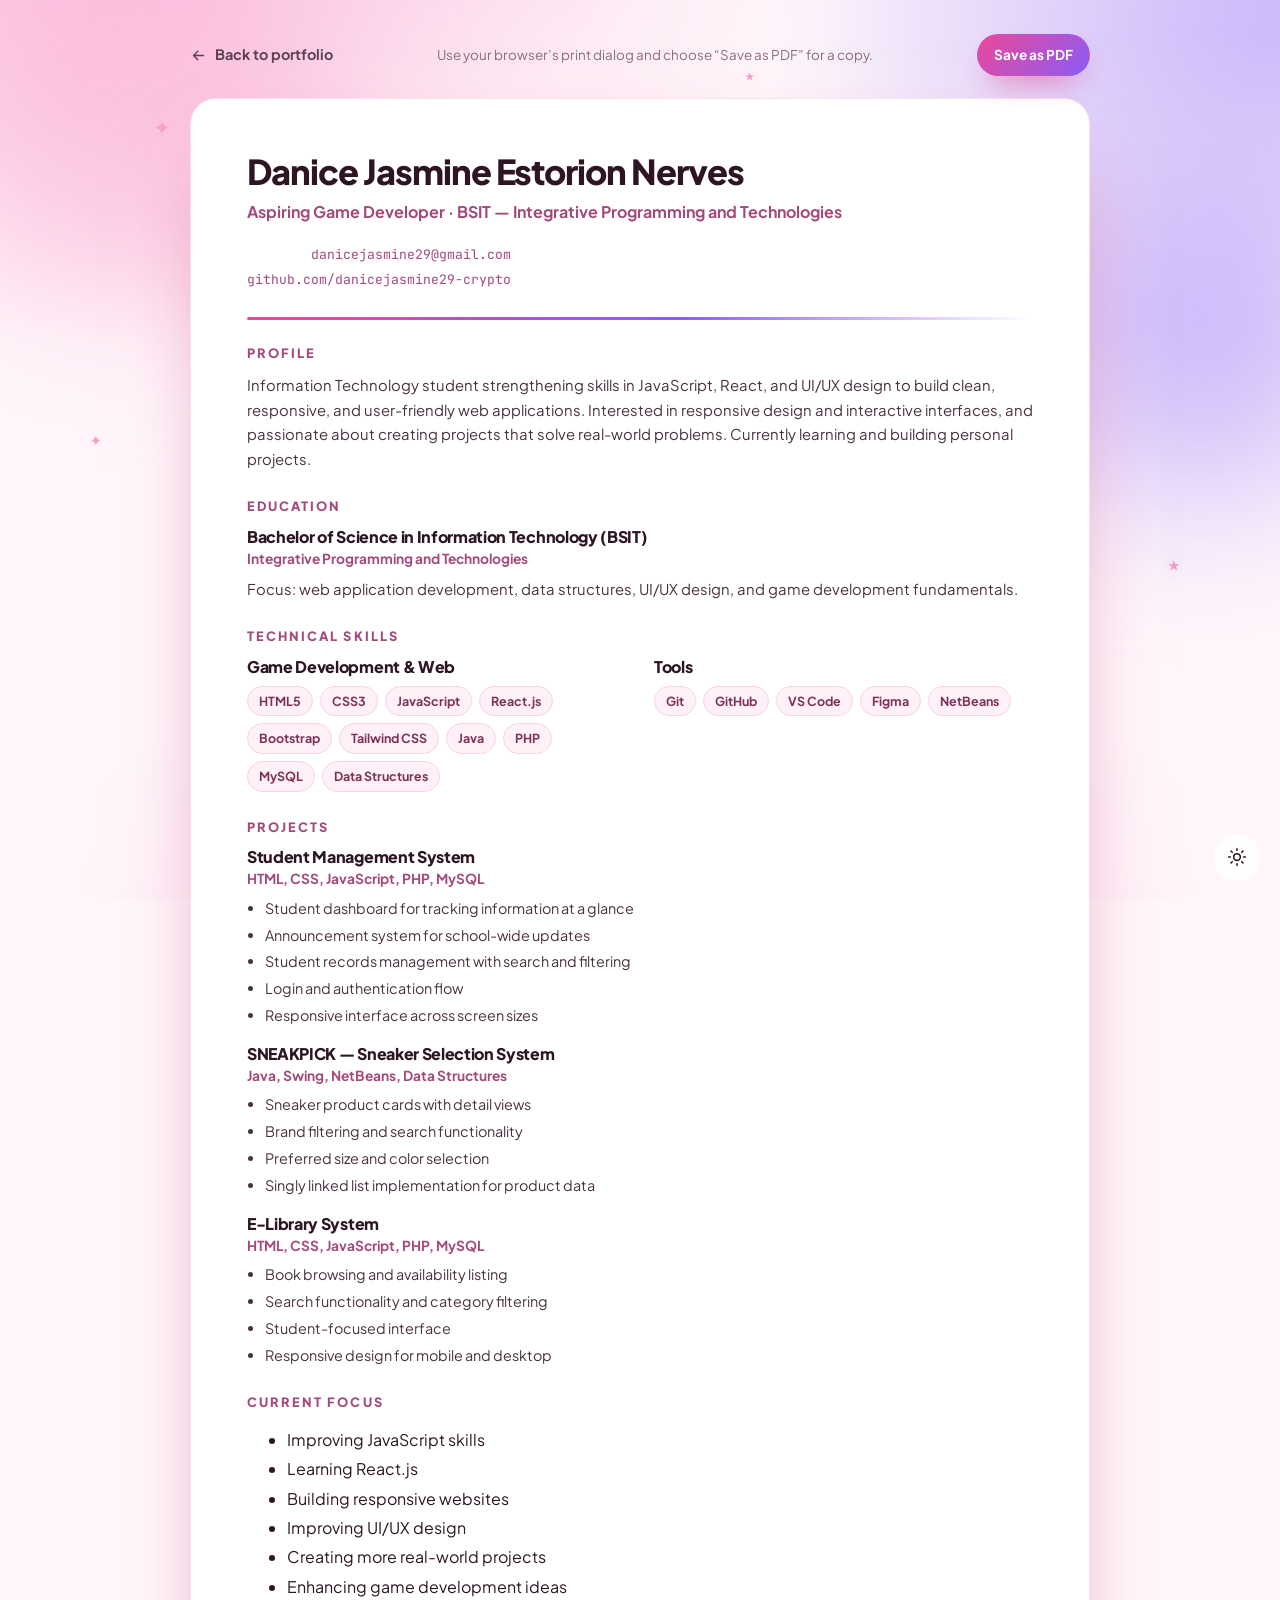
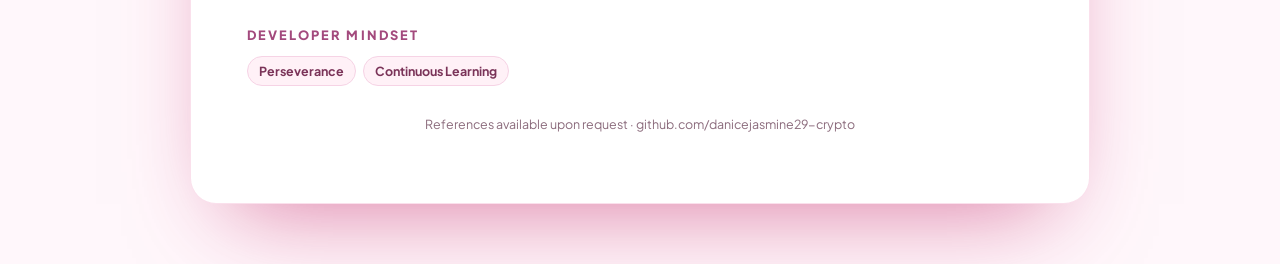
<file: resume.html>
<!DOCTYPE html>
<html lang="en" data-theme="light">
<head>
<meta charset="UTF-8" />
<meta name="viewport" content="width=device-width, initial-scale=1" />
<title>Resume — Danice Jasmine Estorion Nerves</title>
<meta name="description" content="Resume of Danice Jasmine Estorion Nerves, BSIT student and aspiring game developer." />
<link rel="icon" href="data:image/svg+xml,%3Csvg xmlns='http://www.w3.org/2000/svg' viewBox='0 0 100 100'%3E%3Crect width='100' height='100' rx='26' fill='%23ec4899'/%3E%3Ctext x='50' y='69' font-family='Verdana,sans-serif' font-size='56' font-weight='bold' fill='%23ffffff' text-anchor='middle'%3EDN%3C/text%3E%3C/svg%3E" />
<link rel="preconnect" href="https://fonts.googleapis.com" />
<link rel="preconnect" href="https://fonts.gstatic.com" crossorigin />
<link href="https://fonts.googleapis.com/css2?family=Plus+Jakarta+Sans:wght@400;500;600;700;800&family=JetBrains+Mono:wght@400;600&display=swap" rel="stylesheet" />
<link rel="stylesheet" href="css/style.css" />
<style>
  body {
    background:
      radial-gradient(1000px 600px at 10% -10%, rgba(249, 168, 212, 0.45), transparent 60%),
      radial-gradient(800px 500px at 100% 0%, rgba(167, 139, 250, 0.32), transparent 58%),
      var(--bg);
    padding: 34px 16px 60px;
  }

  .resume-bar {
    display: flex;
    flex-wrap: wrap;
    align-items: center;
    justify-content: space-between;
    gap: 12px;
    width: 100%;
    max-width: 900px;
    margin: 0 auto 22px;
  }

  .resume-bar a.back {
    display: inline-flex;
    align-items: center;
    gap: 8px;
    color: var(--text-soft);
    font-weight: 700;
    font-size: 0.9rem;
  }
  .resume-bar a.back svg { width: 17px; height: 17px; transform: rotate(90deg); }
  .resume-bar .hint { color: var(--muted); font-size: 0.84rem; }

  .sheet {
    width: 100%;
    max-width: 900px;
    margin: 0 auto;
    padding: 52px 56px;
    border-radius: var(--radius-lg);
    background: #ffffff;
    border: 1px solid var(--stroke);
    box-shadow: var(--shadow-lg);
    color: #2d1524;
  }

  .r-head { display: flex; flex-wrap: wrap; align-items: flex-end; justify-content: space-between; gap: 18px; }
  .r-name { font-size: 2.15rem; margin: 0; font-weight: 800; letter-spacing: -0.03em; }
  .r-role { margin: 6px 0 0; color: #a34a7d; font-weight: 700; font-size: 1rem; }
  .r-contact { text-align: right; font-family: var(--mono); font-size: 0.82rem; color: #6f4a5c; line-height: 1.9; }
  .r-contact a { color: #a34a7d; }

  .r-rule {
    height: 3px;
    margin: 24px 0 26px;
    border-radius: 999px;
    background: linear-gradient(90deg, #ec4899, #8b5cf6 55%, rgba(139, 92, 246, 0));
  }

  .r-section { margin-bottom: 28px; break-inside: avoid; }
  .r-section h2 {
    margin: 0 0 12px;
    font-size: 0.8rem;
    font-weight: 800;
    letter-spacing: 0.16em;
    text-transform: uppercase;
    color: #a34a7d;
  }

  .r-grid { display: grid; grid-template-columns: repeat(2, minmax(0, 1fr)); gap: 12px 28px; }

  .r-item { break-inside: avoid; }
  .r-item h3 { margin: 0 0 2px; font-size: 1rem; font-weight: 800; }
  .r-item .r-sub { margin: 0 0 6px; color: #a34a7d; font-size: 0.86rem; font-weight: 700; }
  .r-item ul { margin: 6px 0 0; padding-left: 18px; color: #4a3140; font-size: 0.9rem; }
  .r-item li { margin-bottom: 3px; }

  .r-tags { display: flex; flex-wrap: wrap; gap: 7px; margin-top: 10px; }
  .r-tag {
    padding: 4px 11px;
    border-radius: 999px;
    background: #fff1f7;
    border: 1px solid #f6d3e5;
    color: #7a3358;
    font-size: 0.78rem;
    font-weight: 700;
  }

  .r-p { margin: 0; color: #4a3140; font-size: 0.93rem; }

  .r-foot { margin-top: 6px; font-size: 0.78rem; color: #8b6b7c; text-align: center; }

  @media (max-width: 700px) {
    .sheet { padding: 30px 22px; }
    .r-grid { grid-template-columns: 1fr; }
    .r-contact { text-align: left; }
  }

  @media print {
    body { background: #fff; padding: 0; }
    .aurora, .resume-bar, .to-top, .theme-toggle { display: none !important; }
    .sheet { box-shadow: none; border: 0; border-radius: 0; max-width: none; padding: 0 8px; }
    .r-section { break-inside: avoid; }
    a { color: inherit; text-decoration: none; }
  }
</style>
</head>
<body>

<div class="aurora" aria-hidden="true">
  <div class="star-field">
    <span class="star star-1">✦</span>
    <span class="star star-2">✧</span>
    <span class="star star-3">✦</span>
    <span class="star star-4">⋆</span>
    <span class="star star-5">✧</span>
    <span class="star star-6">✦</span>
    <span class="star star-7">⋆</span>
    <span class="star star-8">✧</span>
  </div>
  <span class="blob blob-1"></span>
  <span class="blob blob-2"></span>
  <span class="blob blob-3"></span>
</div>

<div class="resume-bar">
  <a class="back" href="index.html">
    <svg viewBox="0 0 24 24" aria-hidden="true"><path d="M12 5v14m0 0l-6-6m6 6l6-6" /></svg>
    Back to portfolio
  </a>
  <span class="hint">Use your browser’s print dialog and choose “Save as PDF” for a copy.</span>
  <button class="btn btn-primary btn-sm" type="button" onclick="window.print()">Save as PDF</button>
</div>

<main class="sheet">
  <header class="r-head">
    <div>
      <h1 class="r-name">Danice Jasmine Estorion Nerves</h1>
      <p class="r-role">Aspiring Game Developer &middot; BSIT — Integrative Programming and Technologies</p>
    </div>
    <div class="r-contact">
      <a href="mailto:danicejasmine29@gmail.com">danicejasmine29@gmail.com</a><br />
      <a href="https://github.com/danicejasmine29-crypto" target="_blank" rel="noopener noreferrer">github.com/danicejasmine29-crypto</a>
    </div>
  </header>

  <div class="r-rule"></div>

  <section class="r-section">
    <h2>Profile</h2>
    <p class="r-p">
      Information Technology student strengthening skills in JavaScript, React, and UI/UX design to
      build clean, responsive, and user-friendly web applications. Interested in responsive design and
      interactive interfaces, and passionate about creating projects that solve real-world problems.
      Currently learning and building personal projects.
    </p>
  </section>

  <section class="r-section">
    <h2>Education</h2>
    <div class="r-item">
      <h3>Bachelor of Science in Information Technology (BSIT)</h3>
      <p class="r-sub">Integrative Programming and Technologies</p>
      <p class="r-p">Focus: web application development, data structures, UI/UX design, and game development fundamentals.</p>
    </div>
  </section>

  <section class="r-section">
    <h2>Technical Skills</h2>
    <div class="r-grid">
      <div class="r-item">
        <h3>Game Development &amp; Web</h3>
        <div class="r-tags">
          <span class="r-tag">HTML5</span>
          <span class="r-tag">CSS3</span>
          <span class="r-tag">JavaScript</span>
          <span class="r-tag">React.js</span>
          <span class="r-tag">Bootstrap</span>
          <span class="r-tag">Tailwind CSS</span>
          <span class="r-tag">Java</span>
          <span class="r-tag">PHP</span>
          <span class="r-tag">MySQL</span>
          <span class="r-tag">Data Structures</span>
        </div>
      </div>
      <div class="r-item">
        <h3>Tools</h3>
        <div class="r-tags">
          <span class="r-tag">Git</span>
          <span class="r-tag">GitHub</span>
          <span class="r-tag">VS Code</span>
          <span class="r-tag">Figma</span>
          <span class="r-tag">NetBeans</span>
        </div>
      </div>
    </div>
  </section>

  <section class="r-section">
    <h2>Projects</h2>

    <div class="r-item">
      <h3>Student Management System</h3>
      <p class="r-sub">HTML, CSS, JavaScript, PHP, MySQL</p>
      <ul>
        <li>Student dashboard for tracking information at a glance</li>
        <li>Announcement system for school-wide updates</li>
        <li>Student records management with search and filtering</li>
        <li>Login and authentication flow</li>
        <li>Responsive interface across screen sizes</li>
      </ul>
    </div>

    <div class="r-item" style="margin-top:16px">
      <h3>SNEAKPICK — Sneaker Selection System</h3>
      <p class="r-sub">Java, Swing, NetBeans, Data Structures</p>
      <ul>
        <li>Sneaker product cards with detail views</li>
        <li>Brand filtering and search functionality</li>
        <li>Preferred size and color selection</li>
        <li>Singly linked list implementation for product data</li>
      </ul>
    </div>

    <div class="r-item" style="margin-top:16px">
      <h3>E-Library System</h3>
      <p class="r-sub">HTML, CSS, JavaScript, PHP, MySQL</p>
      <ul>
        <li>Book browsing and availability listing</li>
        <li>Search functionality and category filtering</li>
        <li>Student-focused interface</li>
        <li>Responsive design for mobile and desktop</li>
      </ul>
    </div>
  </section>

  <section class="r-section">
    <h2>Current Focus</h2>
    <ul class="r-item">
      <li>Improving JavaScript skills</li>
      <li>Learning React.js</li>
      <li>Building responsive websites</li>
      <li>Improving UI/UX design</li>
      <li>Creating more real-world projects</li>
      <li>Enhancing game development ideas</li>
    </ul>
  </section>

  <section class="r-section">
    <h2>Developer Mindset</h2>
    <div class="r-tags">
      <span class="r-tag">Perseverance</span>
      <span class="r-tag">Continuous Learning</span>
    </div>
  </section>

  <p class="r-foot">References available upon request &middot; github.com/danicejasmine29-crypto</p>
</main>

<button class="theme-toggle" id="themeToggle" type="button" aria-label="Switch colour theme" title="Switch colour theme">
  <svg class="ico-sun" viewBox="0 0 24 24" aria-hidden="true">
    <circle cx="12" cy="12" r="4" />
    <path d="M12 2v2m0 16v2M2 12h2m16 0h2M4.9 4.9l1.4 1.4m11.4 11.4l1.4 1.4M19.1 4.9l-1.4 1.4M6.3 17.7l-1.4 1.4" />
  </svg>
  <svg class="ico-moon" viewBox="0 0 24 24" aria-hidden="true">
    <path d="M20 14.5A8.5 8.5 0 0 1 9.5 4a8.5 8.5 0 1 0 10.5 10.5z" />
  </svg>
</button>

<script>
  (() => {
    const key = "dn-theme";
    const stored = localStorage.getItem(key);
    if (stored) document.documentElement.setAttribute("data-theme", stored);
    const btn = document.getElementById("themeToggle");
    if (btn) {
      btn.addEventListener("click", () => {
        const next = document.documentElement.getAttribute("data-theme") === "dark" ? "light" : "dark";
        document.documentElement.setAttribute("data-theme", next);
        localStorage.setItem(key, next);
      });
    }
    document.querySelectorAll(".reveal").forEach((n) => n.classList.add("in"));
  })();
</script>
</body>
</html>
</file>
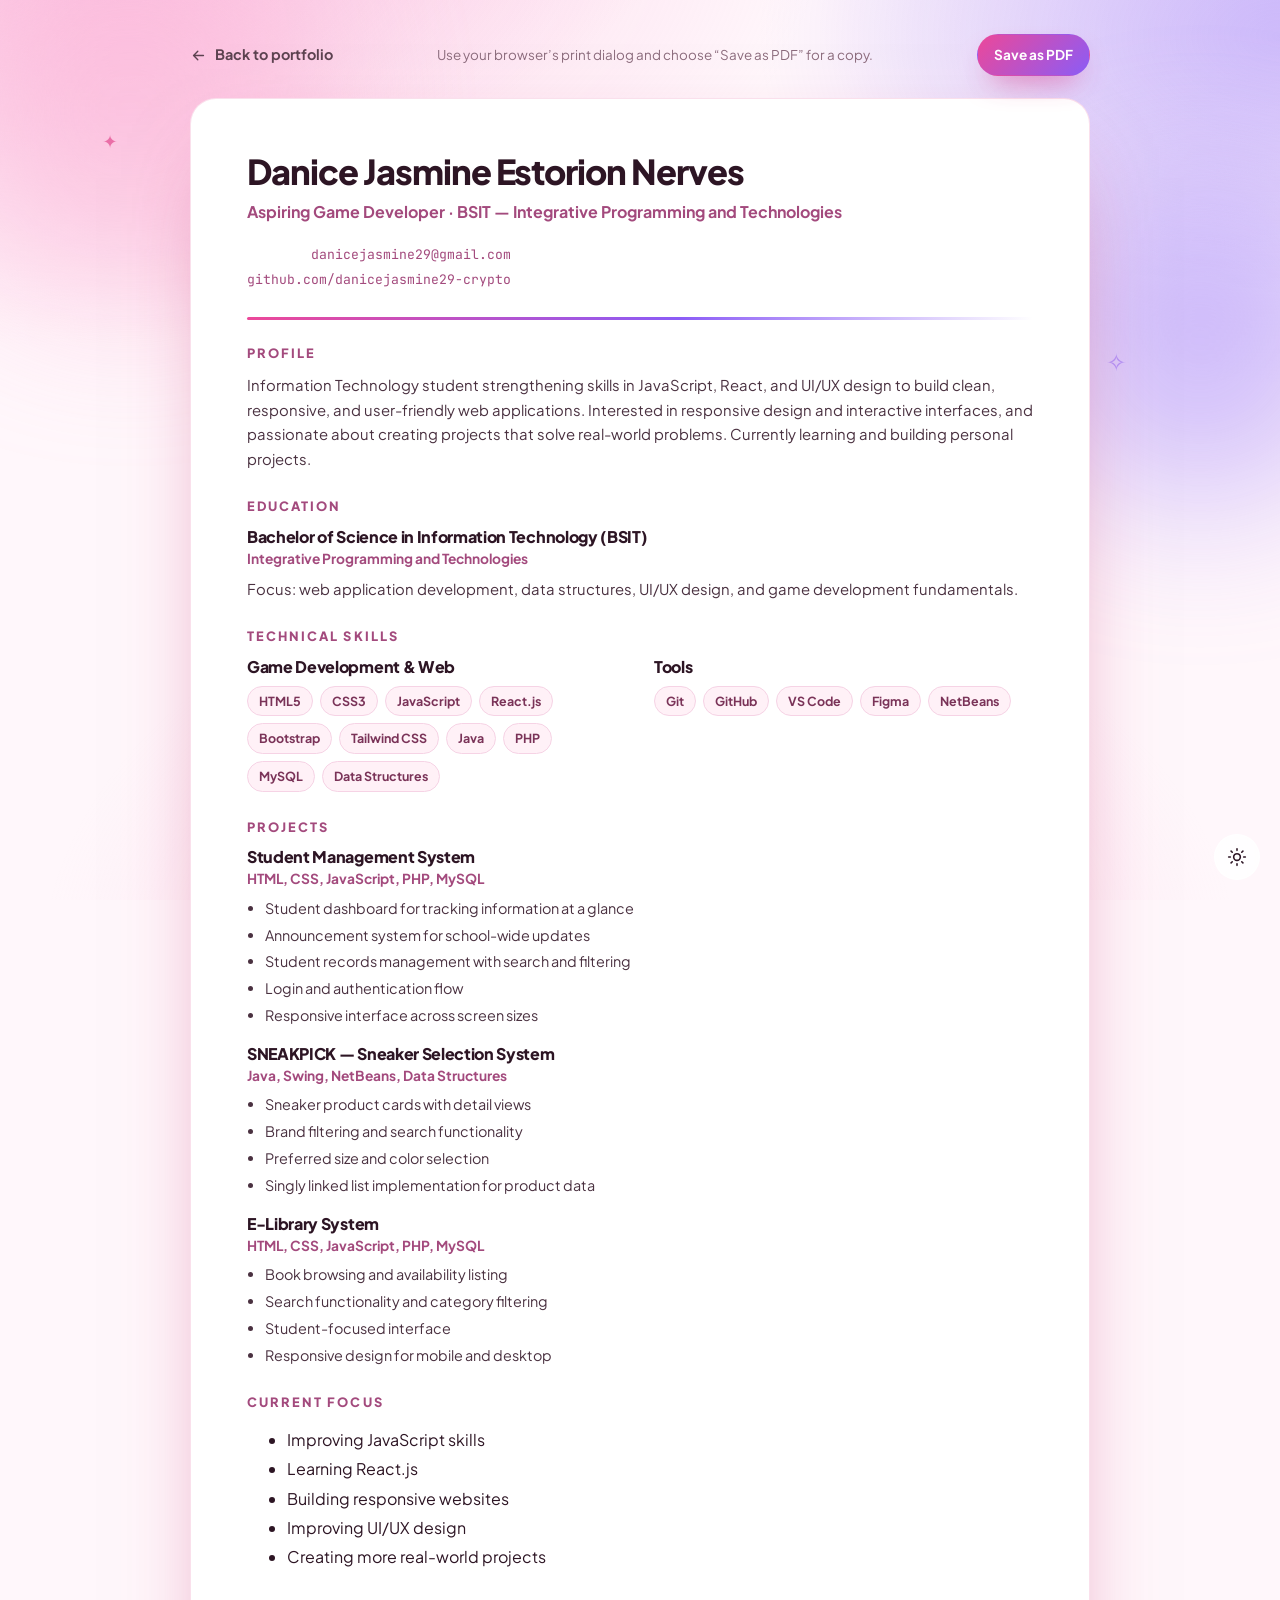
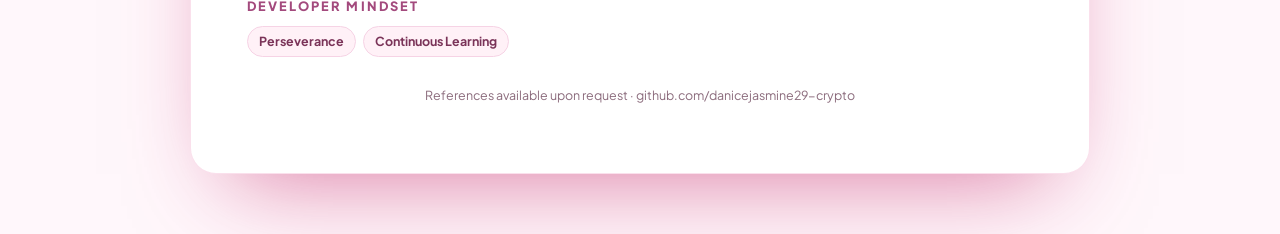
<file: Desktop/danice2/resume.html>
<!DOCTYPE html>
<html lang="en" data-theme="light">
<head>
<meta charset="UTF-8" />
<meta name="viewport" content="width=device-width, initial-scale=1" />
<title>Resume — Danice Jasmine Estorion Nerves</title>
<meta name="description" content="Resume of Danice Jasmine Estorion Nerves, BSIT student and aspiring game developer." />
<link rel="icon" href="data:image/svg+xml,%3Csvg xmlns='http://www.w3.org/2000/svg' viewBox='0 0 100 100'%3E%3Crect width='100' height='100' rx='26' fill='%23ec4899'/%3E%3Ctext x='50' y='69' font-family='Verdana,sans-serif' font-size='56' font-weight='bold' fill='%23ffffff' text-anchor='middle'%3EDN%3C/text%3E%3C/svg%3E" />
<link rel="preconnect" href="https://fonts.googleapis.com" />
<link rel="preconnect" href="https://fonts.gstatic.com" crossorigin />
<link href="https://fonts.googleapis.com/css2?family=Plus+Jakarta+Sans:wght@400;500;600;700;800&family=JetBrains+Mono:wght@400;600&display=swap" rel="stylesheet" />
<link rel="stylesheet" href="css/style.css" />
<style>
  body {
    background:
      radial-gradient(1000px 600px at 10% -10%, rgba(249, 168, 212, 0.45), transparent 60%),
      radial-gradient(800px 500px at 100% 0%, rgba(167, 139, 250, 0.32), transparent 58%),
      var(--bg);
    padding: 34px 16px 60px;
  }

  .resume-bar {
    display: flex;
    flex-wrap: wrap;
    align-items: center;
    justify-content: space-between;
    gap: 12px;
    width: 100%;
    max-width: 900px;
    margin: 0 auto 22px;
  }

  .resume-bar a.back {
    display: inline-flex;
    align-items: center;
    gap: 8px;
    color: var(--text-soft);
    font-weight: 700;
    font-size: 0.9rem;
  }
  .resume-bar a.back svg { width: 17px; height: 17px; transform: rotate(90deg); }
  .resume-bar .hint { color: var(--muted); font-size: 0.84rem; }

  .sheet {
    width: 100%;
    max-width: 900px;
    margin: 0 auto;
    padding: 52px 56px;
    border-radius: var(--radius-lg);
    background: #ffffff;
    border: 1px solid var(--stroke);
    box-shadow: var(--shadow-lg);
    color: #2d1524;
  }

  .r-head { display: flex; flex-wrap: wrap; align-items: flex-end; justify-content: space-between; gap: 18px; }
  .r-name { font-size: 2.15rem; margin: 0; font-weight: 800; letter-spacing: -0.03em; }
  .r-role { margin: 6px 0 0; color: #a34a7d; font-weight: 700; font-size: 1rem; }
  .r-contact { text-align: right; font-family: var(--mono); font-size: 0.82rem; color: #6f4a5c; line-height: 1.9; }
  .r-contact a { color: #a34a7d; }

  .r-rule {
    height: 3px;
    margin: 24px 0 26px;
    border-radius: 999px;
    background: linear-gradient(90deg, #ec4899, #8b5cf6 55%, rgba(139, 92, 246, 0));
  }

  .r-section { margin-bottom: 28px; break-inside: avoid; }
  .r-section h2 {
    margin: 0 0 12px;
    font-size: 0.8rem;
    font-weight: 800;
    letter-spacing: 0.16em;
    text-transform: uppercase;
    color: #a34a7d;
  }

  .r-grid { display: grid; grid-template-columns: repeat(2, minmax(0, 1fr)); gap: 12px 28px; }

  .r-item { break-inside: avoid; }
  .r-item h3 { margin: 0 0 2px; font-size: 1rem; font-weight: 800; }
  .r-item .r-sub { margin: 0 0 6px; color: #a34a7d; font-size: 0.86rem; font-weight: 700; }
  .r-item ul { margin: 6px 0 0; padding-left: 18px; color: #4a3140; font-size: 0.9rem; }
  .r-item li { margin-bottom: 3px; }

  .r-tags { display: flex; flex-wrap: wrap; gap: 7px; margin-top: 10px; }
  .r-tag {
    padding: 4px 11px;
    border-radius: 999px;
    background: #fff1f7;
    border: 1px solid #f6d3e5;
    color: #7a3358;
    font-size: 0.78rem;
    font-weight: 700;
  }

  .r-p { margin: 0; color: #4a3140; font-size: 0.93rem; }

  .r-foot { margin-top: 6px; font-size: 0.78rem; color: #8b6b7c; text-align: center; }

  @media (max-width: 700px) {
    .sheet { padding: 30px 22px; }
    .r-grid { grid-template-columns: 1fr; }
    .r-contact { text-align: left; }
  }

  @media print {
    body { background: #fff; padding: 0; }
    .aurora, .resume-bar, .to-top, .theme-toggle { display: none !important; }
    .sheet { box-shadow: none; border: 0; border-radius: 0; max-width: none; padding: 0 8px; }
    .r-section { break-inside: avoid; }
    a { color: inherit; text-decoration: none; }
  }
</style>
</head>
<body>

<div class="aurora" aria-hidden="true">
  <span class="blob blob-1"></span>
  <span class="blob blob-2"></span>
  <span class="blob blob-3"></span>
</div>

<div class="resume-bar">
  <a class="back" href="index.html">
    <svg viewBox="0 0 24 24" aria-hidden="true"><path d="M12 5v14m0 0l-6-6m6 6l6-6" /></svg>
    Back to portfolio
  </a>
  <span class="hint">Use your browser’s print dialog and choose “Save as PDF” for a copy.</span>
  <button class="btn btn-primary btn-sm" type="button" onclick="window.print()">Save as PDF</button>
</div>

<main class="sheet">
  <header class="r-head">
    <div>
      <h1 class="r-name">Danice Jasmine Estorion Nerves</h1>
      <p class="r-role">Aspiring Game Developer &middot; BSIT — Integrative Programming and Technologies</p>
    </div>
    <div class="r-contact">
      <a href="mailto:danicejasmine29@gmail.com">danicejasmine29@gmail.com</a><br />
      <a href="https://github.com/danicejasmine29-crypto" target="_blank" rel="noopener noreferrer">github.com/danicejasmine29-crypto</a>
    </div>
  </header>

  <div class="r-rule"></div>

  <section class="r-section">
    <h2>Profile</h2>
    <p class="r-p">
      Information Technology student strengthening skills in JavaScript, React, and UI/UX design to
      build clean, responsive, and user-friendly web applications. Interested in responsive design and
      interactive interfaces, and passionate about creating projects that solve real-world problems.
      Currently learning and building personal projects.
    </p>
  </section>

  <section class="r-section">
    <h2>Education</h2>
    <div class="r-item">
      <h3>Bachelor of Science in Information Technology (BSIT)</h3>
      <p class="r-sub">Integrative Programming and Technologies</p>
      <p class="r-p">Focus: web application development, data structures, UI/UX design, and game development fundamentals.</p>
    </div>
  </section>

  <section class="r-section">
    <h2>Technical Skills</h2>
    <div class="r-grid">
      <div class="r-item">
        <h3>Game Development &amp; Web</h3>
        <div class="r-tags">
          <span class="r-tag">HTML5</span>
          <span class="r-tag">CSS3</span>
          <span class="r-tag">JavaScript</span>
          <span class="r-tag">React.js</span>
          <span class="r-tag">Bootstrap</span>
          <span class="r-tag">Tailwind CSS</span>
          <span class="r-tag">Java</span>
          <span class="r-tag">PHP</span>
          <span class="r-tag">MySQL</span>
          <span class="r-tag">Data Structures</span>
        </div>
      </div>
      <div class="r-item">
        <h3>Tools</h3>
        <div class="r-tags">
          <span class="r-tag">Git</span>
          <span class="r-tag">GitHub</span>
          <span class="r-tag">VS Code</span>
          <span class="r-tag">Figma</span>
          <span class="r-tag">NetBeans</span>
        </div>
      </div>
    </div>
  </section>

  <section class="r-section">
    <h2>Projects</h2>

    <div class="r-item">
      <h3>Student Management System</h3>
      <p class="r-sub">HTML, CSS, JavaScript, PHP, MySQL</p>
      <ul>
        <li>Student dashboard for tracking information at a glance</li>
        <li>Announcement system for school-wide updates</li>
        <li>Student records management with search and filtering</li>
        <li>Login and authentication flow</li>
        <li>Responsive interface across screen sizes</li>
      </ul>
    </div>

    <div class="r-item" style="margin-top:16px">
      <h3>SNEAKPICK — Sneaker Selection System</h3>
      <p class="r-sub">Java, Swing, NetBeans, Data Structures</p>
      <ul>
        <li>Sneaker product cards with detail views</li>
        <li>Brand filtering and search functionality</li>
        <li>Preferred size and color selection</li>
        <li>Singly linked list implementation for product data</li>
      </ul>
    </div>

    <div class="r-item" style="margin-top:16px">
      <h3>E-Library System</h3>
      <p class="r-sub">HTML, CSS, JavaScript, PHP, MySQL</p>
      <ul>
        <li>Book browsing and availability listing</li>
        <li>Search functionality and category filtering</li>
        <li>Student-focused interface</li>
        <li>Responsive design for mobile and desktop</li>
      </ul>
    </div>
  </section>

  <section class="r-section">
    <h2>Current Focus</h2>
    <ul class="r-item">
      <li>Improving JavaScript skills</li>
      <li>Learning React.js</li>
      <li>Building responsive websites</li>
      <li>Improving UI/UX design</li>
      <li>Creating more real-world projects</li>
    </ul>
  </section>

  <section class="r-section">
    <h2>Developer Mindset</h2>
    <div class="r-tags">
      <span class="r-tag">Perseverance</span>
      <span class="r-tag">Continuous Learning</span>
    </div>
  </section>

  <p class="r-foot">References available upon request &middot; github.com/danicejasmine29-crypto</p>
</main>

<button class="theme-toggle" id="themeToggle" type="button" aria-label="Switch colour theme" title="Switch colour theme">
  <svg class="ico-sun" viewBox="0 0 24 24" aria-hidden="true">
    <circle cx="12" cy="12" r="4" />
    <path d="M12 2v2m0 16v2M2 12h2m16 0h2M4.9 4.9l1.4 1.4m11.4 11.4l1.4 1.4M19.1 4.9l-1.4 1.4M6.3 17.7l-1.4 1.4" />
  </svg>
  <svg class="ico-moon" viewBox="0 0 24 24" aria-hidden="true">
    <path d="M20 14.5A8.5 8.5 0 0 1 9.5 4a8.5 8.5 0 1 0 10.5 10.5z" />
  </svg>
</button>

<script>
  (() => {
    const key = "dn-theme";
    const stored = localStorage.getItem(key);
    if (stored) document.documentElement.setAttribute("data-theme", stored);
    const btn = document.getElementById("themeToggle");
    if (btn) {
      btn.addEventListener("click", () => {
        const next = document.documentElement.getAttribute("data-theme") === "dark" ? "light" : "dark";
        document.documentElement.setAttribute("data-theme", next);
        localStorage.setItem(key, next);
      });
    }
    document.querySelectorAll(".reveal").forEach((n) => n.classList.add("in"));
  })();
</script>
</body>
</html>
</file>
<file: css/style.css>
/* =========================================================
   Danice Jasmine Estorion Nerves — Portfolio
   Pink glassmorphism theme
   ========================================================= */

:root {
  --pink-50: #fff6fb;
  --pink-100: #ffe7f2;
  --pink-200: #fdd3e6;
  --pink-300: #fbaed4;
  --pink-400: #f472b6;
  --pink-500: #ec4899;
  --pink-600: #db2777;
  --violet-400: #a78bfa;
  --violet-500: #8b5cf6;
  --grad: linear-gradient(135deg, var(--pink-500) 0%, var(--violet-500) 100%);

  --bg: #fff7fb;
  --text: #2d1524;
  --text-soft: #5c4250;
  --muted: #8b6b7c;

  --glass: rgba(255, 255, 255, 0.6);
  --glass-strong: rgba(255, 255, 255, 0.82);
  --glass-border: rgba(255, 255, 255, 0.9);
  --stroke: rgba(219, 39, 119, 0.14);
  --shadow-sm: 0 8px 22px -14px rgba(190, 24, 93, 0.5);
  --shadow-md: 0 24px 60px -28px rgba(190, 24, 93, 0.55);
  --shadow-lg: 0 40px 90px -40px rgba(190, 24, 93, 0.6);

  --radius-sm: 12px;
  --radius: 18px;
  --radius-lg: 26px;
  --wrap: 1160px;
  --header-h: 72px;

  --font: "Plus Jakarta Sans", "Segoe UI", system-ui, -apple-system, Roboto, sans-serif;
  --mono: "JetBrains Mono", ui-monospace, SFMono-Regular, Consolas, monospace;
}

[data-theme="dark"] {
  --bg: #170d18;
  --text: #fdeef7;
  --text-soft: #e7c8da;
  --muted: #c39cb3;

  --glass: rgba(255, 255, 255, 0.06);
  --glass-strong: rgba(255, 255, 255, 0.1);
  --glass-border: rgba(255, 255, 255, 0.14);
  --stroke: rgba(244, 114, 182, 0.22);
  --shadow-sm: 0 8px 22px -14px rgba(0, 0, 0, 0.8);
  --shadow-md: 0 24px 60px -28px rgba(0, 0, 0, 0.85);
  --shadow-lg: 0 40px 90px -40px rgba(0, 0, 0, 0.9);
}

*,
*::before,
*::after { box-sizing: border-box; }

[hidden] { display: none !important; }

html {
  scroll-behavior: smooth;
  scroll-padding-top: calc(var(--header-h) + 18px);
  -webkit-text-size-adjust: 100%;
}

body {
  margin: 0;
  min-height: 100vh;
  font-family: var(--font);
  color: var(--text);
  background: var(--bg);
  line-height: 1.65;
  overflow-x: hidden;
  transition: background 0.4s ease, color 0.4s ease;
}

img { max-width: 100%; display: block; }

a { color: var(--pink-600); text-decoration: none; }
[data-theme="dark"] a { color: var(--pink-300); }

h1, h2, h3, h4 {
  margin: 0 0 0.5em;
  line-height: 1.2;
  letter-spacing: -0.02em;
  font-weight: 800;
}

p { margin: 0 0 1rem; }

svg {
  width: 1em;
  height: 1em;
  fill: none;
  stroke: currentColor;
  stroke-width: 1.9;
  stroke-linecap: round;
  stroke-linejoin: round;
}

:focus-visible {
  outline: 3px solid var(--pink-400);
  outline-offset: 3px;
  border-radius: 6px;
}

.wrap {
  width: 100%;
  max-width: var(--wrap);
  margin-inline: auto;
  padding-inline: 22px;
}

.skip-link {
  position: fixed;
  top: -100px;
  left: 16px;
  z-index: 200;
  padding: 10px 16px;
  border-radius: 0 0 12px 12px;
  background: var(--pink-500);
  color: #fff;
  font-weight: 700;
  transition: top 0.2s;
}
.skip-link:focus { top: 0; }

/* ---------- ambient background ---------- */

.aurora {
  position: fixed;
  inset: 0;
  z-index: -1;
  overflow: hidden;
  background:
    radial-gradient(1200px 700px at 8% -8%, rgba(249, 168, 212, 0.5), transparent 60%),
    radial-gradient(900px 600px at 100% 4%, rgba(167, 139, 250, 0.38), transparent 58%),
    radial-gradient(1000px 700px at 50% 108%, rgba(255, 214, 235, 0.6), transparent 60%);
}

[data-theme="dark"] .aurora {
  background:
    radial-gradient(1200px 700px at 8% -8%, rgba(236, 72, 153, 0.28), transparent 60%),
    radial-gradient(900px 600px at 100% 4%, rgba(139, 92, 246, 0.26), transparent 58%),
    radial-gradient(1000px 700px at 50% 108%, rgba(236, 72, 153, 0.18), transparent 60%);
}

.blob {
  position: absolute;
  border-radius: 50%;
  filter: blur(80px);
  opacity: 0.55;
  animation: float 22s ease-in-out infinite;
}
.blob-1 { width: 380px; height: 380px; top: -80px; left: -60px; background: var(--pink-300); }
.blob-2 { width: 320px; height: 320px; top: 20%; right: -80px; background: var(--violet-400); animation-delay: -7s; }
.blob-3 { width: 420px; height: 420px; bottom: -140px; left: 35%; background: var(--pink-200); animation-delay: -14s; }

.star-field {
  position: absolute;
  inset: 0;
  overflow: hidden;
  color: var(--pink-500);
  opacity: 0.5;
  pointer-events: none;
}
.star {
  position: absolute;
  line-height: 1;
  text-shadow: 0 0 14px rgba(236, 72, 153, 0.45);
  animation: twinkle 4s ease-in-out infinite;
}
.star-1 { top: 13%; left: 12%; font-size: 20px; }
.star-2 { top: 28%; left: 82%; font-size: 26px; animation-delay: -1s; }
.star-3 { top: 48%; left: 7%; font-size: 15px; animation-delay: -2.5s; }
.star-4 { top: 61%; left: 91%; font-size: 29px; animation-delay: -0.6s; }
.star-5 { top: 78%; left: 23%; font-size: 24px; animation-delay: -3s; }
.star-6 { top: 88%; left: 72%; font-size: 16px; animation-delay: -1.8s; }
.star-7 { top: 7%; left: 58%; font-size: 23px; animation-delay: -2.2s; }
.star-8 { top: 39%; left: 49%; font-size: 14px; animation-delay: -3.5s; }
@keyframes twinkle {
  0%, 100% { opacity: 0.35; transform: scale(0.85) rotate(-8deg); }
  50% { opacity: 1; transform: scale(1.12) rotate(8deg); }
}

@keyframes float {
  0%, 100% { transform: translate3d(0, 0, 0) scale(1); }
  33% { transform: translate3d(40px, 30px, 0) scale(1.08); }
  66% { transform: translate3d(-30px, 20px, 0) scale(0.95); }
}

/* ---------- glass surfaces ---------- */

.card {
  background: var(--glass);
  border: 1px solid var(--glass-border);
  border-radius: var(--radius-lg);
  box-shadow: var(--shadow-md);
  backdrop-filter: blur(18px) saturate(150%);
  -webkit-backdrop-filter: blur(18px) saturate(150%);
  padding: 28px;
  transition: transform 0.35s cubic-bezier(0.2, 0.7, 0.2, 1), box-shadow 0.35s, background 0.4s;
}

.card:hover { box-shadow: var(--shadow-lg); }

.glass::before {
  content: "";
  position: absolute;
  inset: 0;
  border-radius: inherit;
  background: linear-gradient(160deg, rgba(255, 255, 255, 0.5), transparent 45%);
  pointer-events: none;
}

.card { position: relative; }

/* ---------- buttons ---------- */

.btn {
  display: inline-flex;
  align-items: center;
  gap: 9px;
  padding: 13px 22px;
  border: 1px solid transparent;
  border-radius: 999px;
  font: inherit;
  font-size: 0.94rem;
  font-weight: 700;
  cursor: pointer;
  white-space: nowrap;
  transition: transform 0.2s, box-shadow 0.25s, background 0.25s, color 0.25s, border-color 0.25s;
}
.btn svg { width: 18px; height: 18px; transition: transform 0.25s; }
.btn:hover svg { transform: translateX(3px); }
.btn:active { transform: translateY(1px); }

.btn-primary {
  color: #fff;
  background: var(--grad);
  box-shadow: 0 14px 30px -14px rgba(219, 39, 119, 0.85);
}
.btn-primary:hover { filter: brightness(1.06); box-shadow: 0 18px 36px -14px rgba(219, 39, 119, 0.95); }

.btn-ghost {
  color: var(--text);
  background: var(--glass-strong);
  border-color: var(--stroke);
  backdrop-filter: blur(10px);
}
.btn-ghost:hover { border-color: var(--pink-400); color: var(--pink-600); }
.btn-ghost:hover svg { transform: none; }

.btn-sm { padding: 9px 16px; font-size: 0.85rem; }

.btn.pending {
  color: var(--muted);
  border-style: dashed;
  opacity: 0.7;
  cursor: default;
  pointer-events: none;
}

/* ---------- header ---------- */

.site-header {
  position: sticky;
  top: 0;
  z-index: 100;
  background: transparent;
  transition: background 0.3s, box-shadow 0.3s, backdrop-filter 0.3s, border-color 0.3s;
  border-bottom: 1px solid transparent;
}

.site-header.scrolled {
  background: rgba(255, 247, 251, 0.75);
  background: color-mix(in srgb, var(--bg) 72%, transparent);
  border-bottom-color: var(--stroke);
  box-shadow: 0 10px 30px -22px rgba(190, 24, 93, 0.6);
  backdrop-filter: blur(16px) saturate(160%);
  -webkit-backdrop-filter: blur(16px) saturate(160%);
}

.header-inner {
  height: var(--header-h);
  display: flex;
  align-items: center;
  justify-content: space-between;
  gap: 16px;
}

.brand {
  display: inline-flex;
  align-items: center;
  gap: 10px;
  color: var(--text);
  font-weight: 800;
  letter-spacing: -0.02em;
}

.brand-mark {
  display: grid;
  place-items: center;
  width: 38px;
  height: 38px;
  border-radius: 12px;
  background: var(--grad);
  color: #fff;
  font-size: 0.82rem;
  font-weight: 800;
  box-shadow: 0 10px 22px -12px rgba(219, 39, 119, 0.9);
}

.brand-text { font-size: 1.06rem; }
.brand .dot { color: var(--pink-500); }

.primary-nav {
  display: flex;
  align-items: center;
  gap: 22px;
}

.primary-nav ul {
  display: flex;
  align-items: center;
  gap: 4px;
  list-style: none;
  margin: 0;
  padding: 0;
}

.nav-link {
  position: relative;
  display: block;
  padding: 9px 13px;
  border-radius: 999px;
  color: var(--text-soft);
  font-size: 0.92rem;
  font-weight: 600;
  transition: color 0.2s, background 0.2s;
}
.nav-link:hover { color: var(--pink-600); background: color-mix(in srgb, var(--pink-100) 55%, transparent); }
[data-theme="dark"] .nav-link:hover { color: var(--pink-200); }
.nav-link.active { color: var(--pink-600); }
[data-theme="dark"] .nav-link.active { color: var(--pink-200); }
.nav-link.active::after {
  content: "";
  position: absolute;
  left: 50%;
  bottom: 2px;
  width: 16px;
  height: 3px;
  border-radius: 999px;
  transform: translateX(-50%);
  background: var(--grad);
}

.nav-toggle {
  display: none;
  width: 44px;
  height: 40px;
  border: 1px solid var(--stroke);
  border-radius: 12px;
  background: var(--glass-strong);
  cursor: pointer;
  padding: 0;
  place-items: center;
  gap: 5px;
  flex-direction: column;
}
.nav-toggle .bar {
  width: 18px;
  height: 2px;
  border-radius: 2px;
  background: var(--text);
  transition: transform 0.25s, opacity 0.2s;
}
.nav-toggle[aria-expanded="true"] .bar:nth-child(1) { transform: translateY(7px) rotate(45deg); }
.nav-toggle[aria-expanded="true"] .bar:nth-child(2) { opacity: 0; }
.nav-toggle[aria-expanded="true"] .bar:nth-child(3) { transform: translateY(-7px) rotate(-45deg); }

/* ---------- hero ---------- */

.hero {
  position: relative;
  padding: clamp(48px, 9vw, 96px) 0 40px;
}

.hero-grid {
  display: grid;
  grid-template-columns: 1.08fr 0.92fr;
  gap: clamp(30px, 5vw, 64px);
  align-items: center;
}

.eyebrow {
  display: inline-flex;
  align-items: center;
  gap: 9px;
  padding: 7px 15px;
  margin-bottom: 20px;
  border-radius: 999px;
  background: var(--glass-strong);
  border: 1px solid var(--stroke);
  color: var(--text-soft);
  font-size: 0.8rem;
  font-weight: 700;
  letter-spacing: 0.02em;
}

.pulse {
  width: 8px;
  height: 8px;
  border-radius: 50%;
  background: #22c55e;
  box-shadow: 0 0 0 0 rgba(34, 197, 94, 0.7);
  animation: pulse 2.2s infinite;
}
@keyframes pulse {
  70% { box-shadow: 0 0 0 11px rgba(34, 197, 94, 0); }
  100% { box-shadow: 0 0 0 0 rgba(34, 197, 94, 0); }
}

.hero h1 {
  font-size: clamp(2.1rem, 5.4vw, 3.7rem);
  margin-bottom: 16px;
}

.gradient-text {
  background: var(--grad);
  -webkit-background-clip: text;
  background-clip: text;
  color: transparent;
}

.hero-role {
  font-size: clamp(1rem, 2.2vw, 1.16rem);
  color: var(--text-soft);
  font-weight: 500;
}
.hero-role .sep { margin: 0 6px; color: var(--pink-400); }
.hero-role strong { color: var(--text); }

.hero-text {
  max-width: 56ch;
  color: var(--text-soft);
  font-size: 1.02rem;
}

.hero-actions {
  display: flex;
  flex-wrap: wrap;
  gap: 12px;
  margin: 26px 0 30px;
}

.hero-meta {
  list-style: none;
  margin: 0;
  padding: 0;
  display: grid;
  gap: 10px;
}
.hero-meta li {
  display: flex;
  flex-wrap: wrap;
  align-items: baseline;
  gap: 8px;
  font-size: 0.92rem;
}
.hero-meta strong {
  min-width: 132px;
  color: var(--text);
  font-weight: 700;
}
.hero-meta span { color: var(--muted); }

.hero-visual { display: grid; place-items: center; }

.avatar-card {
  position: relative;
  width: min(360px, 100%);
  padding: 40px 28px 34px;
  text-align: center;
  border-radius: 34px;
  background: var(--glass);
  border: 1px solid var(--glass-border);
  box-shadow: var(--shadow-lg);
  backdrop-filter: blur(20px) saturate(150%);
  -webkit-backdrop-filter: blur(20px) saturate(150%);
}

.avatar-ring {
  position: absolute;
  inset: 18px;
  border-radius: 26px;
  background: conic-gradient(from 180deg, var(--pink-400), var(--violet-400), var(--pink-300), var(--pink-400));
  opacity: 0.35;
  filter: blur(18px);
  pointer-events: none;
}

.avatar {
  position: relative;
  width: 128px;
  height: 128px;
  margin: 0 auto 18px;
  display: grid;
  place-items: center;
  border-radius: 50%;
  background: var(--grad);
  color: #fff;
  font-size: 2.5rem;
  font-weight: 800;
  letter-spacing: 0.02em;
  box-shadow: 0 18px 40px -18px rgba(219, 39, 119, 0.9);
  overflow: hidden;
}
.avatar img { width: 100%; height: 100%; object-fit: cover; }

.avatar-name { position: relative; font-weight: 800; margin-bottom: 2px; }
.avatar-sub { position: relative; margin: 0; color: var(--muted); font-size: 0.88rem; }

.float-chip {
  position: absolute;
  padding: 8px 14px;
  border-radius: 999px;
  background: var(--glass-strong);
  border: 1px solid var(--glass-border);
  box-shadow: var(--shadow-sm);
  backdrop-filter: blur(10px);
  font-size: 0.8rem;
  font-weight: 700;
  white-space: nowrap;
}
.chip-a { top: 24px; left: -14px; animation: bob 6s ease-in-out infinite; }
.chip-b { top: 44%; right: -22px; animation: bob 7s ease-in-out infinite -1.5s; }
.chip-c { bottom: 68px; left: -18px; animation: bob 6.5s ease-in-out infinite -3s; }
.chip-d { bottom: 22px; right: 6px; animation: bob 7.5s ease-in-out infinite -4.5s; }

@keyframes bob {
  0%, 100% { transform: translateY(0); }
  50% { transform: translateY(-11px); }
}

.scroll-cue {
  display: inline-flex;
  align-items: center;
  gap: 8px;
  margin-top: 40px;
  color: var(--muted);
  font-size: 0.78rem;
  font-weight: 700;
  letter-spacing: 0.16em;
  text-transform: uppercase;
}
.scroll-cue svg { animation: nudge 1.8s ease-in-out infinite; }
@keyframes nudge {
  0%, 100% { transform: translateY(0); }
  50% { transform: translateY(5px); }
}

/* ---------- sections ---------- */

.section { padding: clamp(56px, 8vw, 104px) 0; }

.section-head { max-width: 62ch; margin-bottom: 34px; }
.section-head h2 { font-size: clamp(1.7rem, 3.6vw, 2.5rem); }
.section-sub { color: var(--muted); }

.kicker {
  display: inline-block;
  margin-bottom: 10px;
  padding: 5px 13px;
  border-radius: 999px;
  background: color-mix(in srgb, var(--pink-100) 60%, transparent);
  border: 1px solid var(--stroke);
  color: var(--pink-600);
  font-family: var(--mono);
  font-size: 0.74rem;
  font-weight: 600;
  letter-spacing: 0.08em;
}
[data-theme="dark"] .kicker { color: var(--pink-200); }

.sub-head {
  margin: 46px 0 18px;
  font-size: 1.25rem;
}

/* ---------- about ---------- */

.about-grid,
.stack-grid,
.contact-grid {
  display: grid;
  grid-template-columns: repeat(2, minmax(0, 1fr));
  gap: 22px;
}

.card h3 {
  font-size: 1.2rem;
  display: flex;
  align-items: center;
  gap: 10px;
}
.card p { color: var(--text-soft); }
.card h3.mt { margin-top: 26px; }

.tag-row {
  display: flex;
  flex-wrap: wrap;
  gap: 8px;
  list-style: none;
  margin: 18px 0 0;
  padding: 0;
}
.tag {
  padding: 6px 13px;
  border-radius: 999px;
  background: color-mix(in srgb, var(--pink-100) 55%, transparent);
  border: 1px solid var(--stroke);
  color: var(--text-soft);
  font-size: 0.82rem;
  font-weight: 600;
}

.mindset { display: grid; gap: 18px; }

.mindset-item { display: flex; gap: 14px; align-items: flex-start; }
.mindset-item p { margin: 4px 0 0; font-size: 0.9rem; color: var(--muted); }

.mindset-ico {
  flex: 0 0 auto;
  display: grid;
  place-items: center;
  width: 42px;
  height: 42px;
  border-radius: 13px;
  background: var(--grad);
  color: #fff;
}
.mindset-ico svg { width: 21px; height: 21px; }

.education {
  margin-top: 26px;
  padding: 18px 20px;
  border-radius: var(--radius);
  background: color-mix(in srgb, var(--pink-100) 40%, transparent);
  border: 1px solid var(--stroke);
}
.edu-label {
  margin: 0 0 6px;
  font-family: var(--mono);
  font-size: 0.72rem;
  letter-spacing: 0.1em;
  text-transform: uppercase;
  color: var(--pink-600);
}
[data-theme="dark"] .edu-label { color: var(--pink-200); }
.edu-degree { margin: 0; font-weight: 700; }
.edu-track { margin: 2px 0 0; font-size: 0.88rem; color: var(--muted); }

/* ---------- chips ---------- */

.chips {
  display: flex;
  flex-wrap: wrap;
  gap: 9px;
  list-style: none;
  margin: 16px 0 0;
  padding: 0;
}

.chip {
  display: inline-flex;
  align-items: center;
  gap: 8px;
  padding: 8px 14px;
  border-radius: 999px;
  background: var(--glass-strong);
  border: 1px solid var(--glass-border);
  box-shadow: var(--shadow-sm);
  font-size: 0.86rem;
  font-weight: 600;
  transition: transform 0.2s, border-color 0.2s, box-shadow 0.2s;
}
.chip:hover { transform: translateY(-2px); border-color: var(--pink-300); box-shadow: var(--shadow-md); }
.chip img,
.chip .fb {
  width: 19px;
  height: 19px;
  border-radius: 5px;
  object-fit: contain;
  flex: 0 0 auto;
}
.chip .fb {
  display: grid;
  place-items: center;
  background: var(--grad);
  color: #fff;
  font-size: 0.6rem;
  font-weight: 800;
}
.chips.sm .chip { padding: 6px 12px; font-size: 0.8rem; }

.now-list {
  list-style: none;
  margin: 14px 0 0;
  padding: 0;
  display: grid;
  gap: 9px;
}
.now-list li {
  position: relative;
  padding-left: 26px;
  color: var(--text-soft);
  font-size: 0.94rem;
}
.now-list li::before {
  content: "";
  position: absolute;
  left: 0;
  top: 8px;
  width: 12px;
  height: 12px;
  border-radius: 4px;
  background: var(--grad);
}

/* ---------- projects ---------- */

.project-list { display: grid; gap: 22px; }

.project {
  padding: 0;
  overflow: hidden;
  transition: transform 0.35s cubic-bezier(0.2, 0.7, 0.2, 1), box-shadow 0.35s;
}
.project::after {
  content: "";
  position: absolute;
  left: 0;
  top: 0;
  bottom: 0;
  width: 4px;
  background: var(--grad);
  opacity: 0.85;
}
.project:hover { transform: translateY(-5px); box-shadow: var(--shadow-lg); }

.project-body { padding: 28px 30px 28px 34px; position: relative; }

.project-index {
  position: absolute;
  top: 20px;
  right: 26px;
  margin: 0;
  font-family: var(--mono);
  font-size: 2.6rem;
  font-weight: 600;
  line-height: 1;
  color: color-mix(in srgb, var(--pink-300) 45%, transparent);
  pointer-events: none;
}
.project:hover .project-index { color: color-mix(in srgb, var(--pink-300) 75%, transparent); }

.project h3 { font-size: 1.35rem; }
.project-desc { max-width: 62ch; color: var(--text-soft); }

.features-label {
  margin: 22px 0 10px;
  font-family: var(--mono);
  font-size: 0.72rem;
  font-weight: 600;
  letter-spacing: 0.12em;
  text-transform: uppercase;
  color: var(--muted);
}

.feature-list {
  display: flex;
  flex-wrap: wrap;
  gap: 8px 10px;
  list-style: none;
  margin: 0;
  padding: 0;
}
.feature-list li {
  position: relative;
  padding: 6px 13px 6px 28px;
  border-radius: 999px;
  background: color-mix(in srgb, var(--pink-100) 45%, transparent);
  border: 1px solid var(--stroke);
  font-size: 0.84rem;
  font-weight: 600;
  color: var(--text-soft);
}
.feature-list li::before {
  content: "";
  position: absolute;
  left: 11px;
  top: 50%;
  width: 11px;
  height: 6px;
  border-left: 2px solid var(--pink-500);
  border-bottom: 2px solid var(--pink-500);
  transform: translateY(-60%) rotate(-45deg);
}

.project-actions {
  display: flex;
  flex-wrap: wrap;
  gap: 10px;
  margin-top: 26px;
}

/* ---------- github ---------- */

.gh-card { padding: 26px 28px; }

.gh-head {
  display: flex;
  align-items: center;
  gap: 16px;
  padding-bottom: 20px;
  margin-bottom: 20px;
  border-bottom: 1px solid var(--stroke);
}

.gh-avatar {
  flex: 0 0 auto;
  width: 66px;
  height: 66px;
  border-radius: 50%;
  background: var(--grad);
  display: grid;
  place-items: center;
  color: #fff;
  font-weight: 800;
  font-size: 1.3rem;
  overflow: hidden;
  box-shadow: 0 14px 30px -16px rgba(219, 39, 119, 0.9);
}
.gh-avatar img { width: 100%; height: 100%; object-fit: cover; }

.gh-id { min-width: 0; }
.gh-head .btn { margin-left: auto; }
.gh-name { font-weight: 800; font-size: 1.15rem; }
.gh-login { color: var(--muted); font-size: 0.88rem; font-family: var(--mono); }
.gh-bio { margin: 8px 0 0; color: var(--text-soft); font-size: 0.92rem; }

.stat-grid {
  display: grid;
  grid-template-columns: repeat(4, minmax(0, 1fr));
  gap: 14px;
}

.stat {
  padding: 18px 16px;
  border-radius: var(--radius);
  background: rgba(255, 231, 242, 0.5);
  background: color-mix(in srgb, var(--pink-100) 35%, transparent);
  border: 1px solid var(--stroke);
  text-align: center;
  transition: transform 0.25s, box-shadow 0.25s;
}
.stat:hover { transform: translateY(-3px); box-shadow: var(--shadow-sm); }
.stat-value {
  display: block;
  font-size: 1.7rem;
  font-weight: 800;
  line-height: 1.1;
  background: var(--grad);
  -webkit-background-clip: text;
  background-clip: text;
  color: transparent;
}
.stat-label {
  display: block;
  margin-top: 4px;
  font-size: 0.76rem;
  font-weight: 700;
  letter-spacing: 0.06em;
  text-transform: uppercase;
  color: var(--muted);
}

.langs { margin-top: 24px; }
.langs-title {
  margin: 0 0 10px;
  font-size: 0.78rem;
  font-weight: 700;
  letter-spacing: 0.1em;
  text-transform: uppercase;
  color: var(--muted);
}
.lang-bar {
  display: flex;
  height: 12px;
  border-radius: 999px;
  overflow: hidden;
  background: color-mix(in srgb, var(--pink-100) 50%, transparent);
  box-shadow: inset 0 0 0 1px var(--stroke);
}
.lang-bar span { display: block; height: 100%; transition: width 0.8s cubic-bezier(0.2, 0.7, 0.2, 1); }
.lang-legend {
  display: flex;
  flex-wrap: wrap;
  gap: 8px 18px;
  list-style: none;
  margin: 12px 0 0;
  padding: 0;
  font-size: 0.86rem;
  color: var(--text-soft);
}
.lang-legend li { display: inline-flex; align-items: center; gap: 7px; }
.lang-legend i { width: 10px; height: 10px; border-radius: 3px; }

.gh-note {
  display: flex;
  flex-wrap: wrap;
  align-items: center;
  justify-content: space-between;
  gap: 12px;
  margin-top: 20px;
  padding: 12px 16px;
  border-radius: var(--radius-sm);
  background: color-mix(in srgb, #f59e0b 12%, transparent);
  border: 1px solid color-mix(in srgb, #f59e0b 32%, transparent);
  color: var(--text-soft);
  font-size: 0.88rem;
}

.repo-grid {
  display: grid;
  grid-template-columns: repeat(auto-fill, minmax(268px, 1fr));
  gap: 16px;
}

.repo {
  display: flex;
  flex-direction: column;
  gap: 8px;
  padding: 20px;
  border-radius: var(--radius);
  background: var(--glass);
  border: 1px solid var(--glass-border);
  box-shadow: var(--shadow-sm);
  color: var(--text);
  transition: transform 0.25s, box-shadow 0.25s, border-color 0.25s;
}
.repo:hover {
  transform: translateY(-4px);
  box-shadow: var(--shadow-md);
  border-color: var(--pink-300);
  color: var(--text);
}
.repo-name {
  display: flex;
  align-items: center;
  gap: 8px;
  font-family: var(--mono);
  font-size: 0.94rem;
  font-weight: 600;
  word-break: break-word;
}
.repo-name svg { width: 16px; height: 16px; flex: 0 0 auto; color: var(--muted); }
.repo-desc {
  margin: 0;
  font-size: 0.86rem;
  color: var(--muted);
  display: -webkit-box;
  -webkit-line-clamp: 3;
  -webkit-box-orient: vertical;
  overflow: hidden;
}
.repo-foot {
  display: flex;
  flex-wrap: wrap;
  align-items: center;
  gap: 14px;
  margin-top: auto;
  padding-top: 10px;
  font-size: 0.8rem;
  color: var(--muted);
  font-family: var(--mono);
}
.repo-foot span { display: inline-flex; align-items: center; gap: 6px; }
.repo-foot i { width: 9px; height: 9px; border-radius: 50%; }

.skeleton {
  display: block;
  border-radius: 10px;
  background: linear-gradient(100deg,
    color-mix(in srgb, var(--pink-200) 35%, transparent) 30%,
    color-mix(in srgb, var(--pink-200) 65%, transparent) 50%,
    color-mix(in srgb, var(--pink-200) 35%, transparent) 70%);
  background-size: 220% 100%;
  animation: shimmer 1.4s infinite linear;
}
@keyframes shimmer {
  from { background-position: 140% 0; }
  to { background-position: -40% 0; }
}
.sk-line { height: 13px; margin-bottom: 9px; border-radius: 7px; }
.w60 { width: 60%; }
.w40 { width: 40%; }

.placeholder {
  padding: 26px;
  border-radius: var(--radius);
  border: 1px dashed var(--stroke);
  color: var(--muted);
  font-size: 0.9rem;
  text-align: center;
}

/* ---------- contact ---------- */

.contact-card { text-align: left; }
.contact-ico {
  display: grid;
  place-items: center;
  width: 48px;
  height: 48px;
  margin-bottom: 16px;
  border-radius: 15px;
  background: var(--grad);
  color: #fff;
  box-shadow: 0 14px 30px -16px rgba(219, 39, 119, 0.9);
}
.contact-ico svg { width: 23px; height: 23px; }
.contact-value {
  font-family: var(--mono);
  font-size: 0.92rem;
  color: var(--text);
  word-break: break-all;
}
.contact-actions {
  display: flex;
  flex-wrap: wrap;
  gap: 10px;
  margin-top: 20px;
}

/* ---------- footer ---------- */

.site-footer {
  padding: 46px 0 40px;
  margin-top: 30px;
  border-top: 1px solid var(--stroke);
  background: color-mix(in srgb, var(--pink-100) 26%, transparent);
  backdrop-filter: blur(10px);
}
.footer-inner {
  display: flex;
  flex-wrap: wrap;
  align-items: center;
  justify-content: space-between;
  gap: 14px;
}
.footer-thanks { margin: 0; font-size: 1.06rem; font-weight: 800; }
.footer-meta { margin: 0; color: var(--muted); font-size: 0.86rem; }
.footer-top {
  display: inline-flex;
  align-items: center;
  gap: 8px;
  color: var(--text-soft);
  font-size: 0.86rem;
  font-weight: 700;
}
.footer-top svg { width: 16px; height: 16px; transition: transform 0.25s; }
.footer-top:hover svg { transform: translateY(-3px); }

/* ---------- floating controls ---------- */

.theme-toggle,
.to-top {
  position: fixed;
  right: 20px;
  z-index: 90;
  display: grid;
  place-items: center;
  width: 46px;
  height: 46px;
  border-radius: 50%;
  border: 1px solid var(--glass-border);
  background: var(--glass-strong);
  color: var(--text);
  box-shadow: var(--shadow-md);
  backdrop-filter: blur(14px);
  cursor: pointer;
  transition: transform 0.25s, box-shadow 0.25s, opacity 0.25s, visibility 0.25s;
}
.theme-toggle { bottom: 20px; }
.to-top { bottom: 78px; opacity: 0; visibility: hidden; transform: translateY(12px); }
.to-top.show { opacity: 1; visibility: visible; transform: translateY(0); }
.theme-toggle:hover,
.to-top:hover { transform: translateY(-3px); box-shadow: var(--shadow-lg); }
.theme-toggle svg,
.to-top svg { width: 20px; height: 20px; }

.theme-toggle .ico-moon { display: none; }
[data-theme="dark"] .theme-toggle .ico-sun { display: none; }
[data-theme="dark"] .theme-toggle .ico-moon { display: block; }

/* ---------- reveal animation ---------- */

.reveal {
  opacity: 0;
  transform: translateY(26px);
  transition: opacity 0.7s var(--d, 0s) cubic-bezier(0.2, 0.7, 0.2, 1),
              transform 0.7s var(--d, 0s) cubic-bezier(0.2, 0.7, 0.2, 1);
}
.reveal.in { opacity: 1; transform: none; }

@media (prefers-reduced-motion: reduce) {
  html { scroll-behavior: auto; }
  *,
  *::before,
  *::after {
    animation-duration: 0.001ms !important;
    animation-iteration-count: 1 !important;
    transition-duration: 0.001ms !important;
  }
  .reveal { opacity: 1; transform: none; }
  .star { animation: none; }
}

/* ---------- responsive ---------- */

@media (max-width: 1000px) {
  .hero-grid { grid-template-columns: 1fr; }
  .hero-visual { order: -1; }
  .hero-copy { text-align: left; }
  .about-grid,
  .stack-grid,
  .contact-grid { grid-template-columns: 1fr; }
  .stat-grid { grid-template-columns: repeat(2, minmax(0, 1fr)); }
}

@media (max-width: 780px) {
  .nav-toggle { display: flex; }

  .primary-nav {
    position: absolute;
    top: calc(100% + 8px);
    right: 16px;
    left: 16px;
    flex-direction: column;
    align-items: stretch;
    gap: 12px;
    padding: 18px;
    border-radius: var(--radius);
    background: var(--glass-strong);
    border: 1px solid var(--glass-border);
    box-shadow: var(--shadow-lg);
    backdrop-filter: blur(20px) saturate(160%);
    opacity: 0;
    visibility: hidden;
    transform: translateY(-10px);
    transition: opacity 0.25s, transform 0.25s, visibility 0.25s;
  }
  .primary-nav.open { opacity: 1; visibility: visible; transform: translateY(0); }
  .primary-nav ul { flex-direction: column; align-items: stretch; gap: 2px; }
  .nav-link { padding: 12px 14px; }
  .nav-link.active::after { left: 14px; bottom: 8px; transform: none; }
  .primary-nav .btn { justify-content: center; }

  .hero { padding-top: 28px; }
  .card { padding: 22px; }
  .project-body { padding: 24px 22px 24px 26px; }
  .project-index { font-size: 2rem; top: 16px; right: 18px; }
  .float-chip { display: none; }
  .avatar-card { padding: 32px 20px 28px; }
  .footer-inner { flex-direction: column; text-align: center; }
}

@media (max-width: 420px) {
  .hero-actions .btn { width: 100%; justify-content: center; }
  .stat-grid { grid-template-columns: 1fr; }
}
</file>
<file: Desktop/danice2/css/style.css>
/* =========================================================
   Danice Jasmine Estorion Nerves — Portfolio
   Pink glassmorphism theme
   ========================================================= */

:root {
  --pink-50: #fff6fb;
  --pink-100: #ffe7f2;
  --pink-200: #fdd3e6;
  --pink-300: #fbaed4;
  --pink-400: #f472b6;
  --pink-500: #ec4899;
  --pink-600: #db2777;
  --violet-400: #a78bfa;
  --violet-500: #8b5cf6;
  --grad: linear-gradient(135deg, var(--pink-500) 0%, var(--violet-500) 100%);

  --bg: #fff7fb;
  --text: #2d1524;
  --text-soft: #5c4250;
  --muted: #8b6b7c;

  --glass: rgba(255, 255, 255, 0.6);
  --glass-strong: rgba(255, 255, 255, 0.82);
  --glass-border: rgba(255, 255, 255, 0.9);
  --stroke: rgba(219, 39, 119, 0.14);
  --shadow-sm: 0 8px 22px -14px rgba(190, 24, 93, 0.5);
  --shadow-md: 0 24px 60px -28px rgba(190, 24, 93, 0.55);
  --shadow-lg: 0 40px 90px -40px rgba(190, 24, 93, 0.6);

  --radius-sm: 12px;
  --radius: 18px;
  --radius-lg: 26px;
  --wrap: 1160px;
  --header-h: 72px;

  --font: "Plus Jakarta Sans", "Segoe UI", system-ui, -apple-system, Roboto, sans-serif;
  --mono: "JetBrains Mono", ui-monospace, SFMono-Regular, Consolas, monospace;
}

[data-theme="dark"] {
  --bg: #170d18;
  --text: #fdeef7;
  --text-soft: #e7c8da;
  --muted: #c39cb3;

  --glass: rgba(255, 255, 255, 0.06);
  --glass-strong: rgba(255, 255, 255, 0.1);
  --glass-border: rgba(255, 255, 255, 0.14);
  --stroke: rgba(244, 114, 182, 0.22);
  --shadow-sm: 0 8px 22px -14px rgba(0, 0, 0, 0.8);
  --shadow-md: 0 24px 60px -28px rgba(0, 0, 0, 0.85);
  --shadow-lg: 0 40px 90px -40px rgba(0, 0, 0, 0.9);
}

*,
*::before,
*::after { box-sizing: border-box; }

[hidden] { display: none !important; }

html {
  scroll-behavior: smooth;
  scroll-padding-top: calc(var(--header-h) + 18px);
  -webkit-text-size-adjust: 100%;
}

body {
  margin: 0;
  min-height: 100vh;
  font-family: var(--font);
  color: var(--text);
  background: var(--bg);
  line-height: 1.65;
  overflow-x: hidden;
  transition: background 0.4s ease, color 0.4s ease;
}

img { max-width: 100%; display: block; }

a { color: var(--pink-600); text-decoration: none; }
[data-theme="dark"] a { color: var(--pink-300); }

h1, h2, h3, h4 {
  margin: 0 0 0.5em;
  line-height: 1.2;
  letter-spacing: -0.02em;
  font-weight: 800;
}

p { margin: 0 0 1rem; }

svg {
  width: 1em;
  height: 1em;
  fill: none;
  stroke: currentColor;
  stroke-width: 1.9;
  stroke-linecap: round;
  stroke-linejoin: round;
}

:focus-visible {
  outline: 3px solid var(--pink-400);
  outline-offset: 3px;
  border-radius: 6px;
}

.wrap {
  width: 100%;
  max-width: var(--wrap);
  margin-inline: auto;
  padding-inline: 22px;
}

.skip-link {
  position: fixed;
  top: -100px;
  left: 16px;
  z-index: 200;
  padding: 10px 16px;
  border-radius: 0 0 12px 12px;
  background: var(--pink-500);
  color: #fff;
  font-weight: 700;
  transition: top 0.2s;
}
.skip-link:focus { top: 0; }

/* ---------- ambient background ---------- */

.aurora {
  position: fixed;
  inset: 0;
  z-index: -1;
  overflow: hidden;
  background:
    radial-gradient(1200px 700px at 8% -8%, rgba(249, 168, 212, 0.5), transparent 60%),
    radial-gradient(900px 600px at 100% 4%, rgba(167, 139, 250, 0.38), transparent 58%),
    radial-gradient(1000px 700px at 50% 108%, rgba(255, 214, 235, 0.6), transparent 60%);
}

.aurora::before,
.aurora::after {
  position: absolute;
  z-index: 1;
  pointer-events: none;
  animation: twinkle 4s ease-in-out infinite;
}

.aurora::before {
  content: "✦";
  top: 14%;
  left: 8%;
  color: rgba(219, 39, 119, 0.55);
  font-size: 18px;
  text-shadow: 130px 210px 0 rgba(219, 39, 119, 0.36), 420px 60px 0 rgba(139, 92, 246, 0.42), 720px 320px 0 rgba(219, 39, 119, 0.3);
}

.aurora::after {
  content: "✧";
  top: 38%;
  right: 12%;
  color: rgba(139, 92, 246, 0.5);
  font-size: 24px;
  text-shadow: -170px 250px 0 rgba(219, 39, 119, 0.35), -520px -120px 0 rgba(139, 92, 246, 0.3);
  animation-delay: -2s;
}

@keyframes twinkle {
  0%, 100% { opacity: 0.45; transform: scale(0.9) rotate(-8deg); }
  50% { opacity: 0.9; transform: scale(1.08) rotate(8deg); }
}

[data-theme="dark"] .aurora {
  background:
    radial-gradient(1200px 700px at 8% -8%, rgba(236, 72, 153, 0.28), transparent 60%),
    radial-gradient(900px 600px at 100% 4%, rgba(139, 92, 246, 0.26), transparent 58%),
    radial-gradient(1000px 700px at 50% 108%, rgba(236, 72, 153, 0.18), transparent 60%);
}

.blob {
  position: absolute;
  border-radius: 50%;
  filter: blur(80px);
  opacity: 0.55;
  animation: float 22s ease-in-out infinite;
}
.blob-1 { width: 380px; height: 380px; top: -80px; left: -60px; background: var(--pink-300); }
.blob-2 { width: 320px; height: 320px; top: 20%; right: -80px; background: var(--violet-400); animation-delay: -7s; }
.blob-3 { width: 420px; height: 420px; bottom: -140px; left: 35%; background: var(--pink-200); animation-delay: -14s; }

@keyframes float {
  0%, 100% { transform: translate3d(0, 0, 0) scale(1); }
  33% { transform: translate3d(40px, 30px, 0) scale(1.08); }
  66% { transform: translate3d(-30px, 20px, 0) scale(0.95); }
}

/* ---------- glass surfaces ---------- */

.card {
  background: var(--glass);
  border: 1px solid var(--glass-border);
  border-radius: var(--radius-lg);
  box-shadow: var(--shadow-md);
  backdrop-filter: blur(18px) saturate(150%);
  -webkit-backdrop-filter: blur(18px) saturate(150%);
  padding: 28px;
  transition: transform 0.35s cubic-bezier(0.2, 0.7, 0.2, 1), box-shadow 0.35s, background 0.4s;
}

.card:hover { box-shadow: var(--shadow-lg); }

.glass::before {
  content: "";
  position: absolute;
  inset: 0;
  border-radius: inherit;
  background: linear-gradient(160deg, rgba(255, 255, 255, 0.5), transparent 45%);
  pointer-events: none;
}

.card { position: relative; }

/* ---------- buttons ---------- */

.btn {
  display: inline-flex;
  align-items: center;
  gap: 9px;
  padding: 13px 22px;
  border: 1px solid transparent;
  border-radius: 999px;
  font: inherit;
  font-size: 0.94rem;
  font-weight: 700;
  cursor: pointer;
  white-space: nowrap;
  transition: transform 0.2s, box-shadow 0.25s, background 0.25s, color 0.25s, border-color 0.25s;
}
.btn svg { width: 18px; height: 18px; transition: transform 0.25s; }
.btn:hover svg { transform: translateX(3px); }
.btn:active { transform: translateY(1px); }

.btn-primary {
  color: #fff;
  background: var(--grad);
  box-shadow: 0 14px 30px -14px rgba(219, 39, 119, 0.85);
}
.btn-primary:hover { filter: brightness(1.06); box-shadow: 0 18px 36px -14px rgba(219, 39, 119, 0.95); }

.btn-ghost {
  color: var(--text);
  background: var(--glass-strong);
  border-color: var(--stroke);
  backdrop-filter: blur(10px);
}
.btn-ghost:hover { border-color: var(--pink-400); color: var(--pink-600); }
.btn-ghost:hover svg { transform: none; }

.btn-sm { padding: 9px 16px; font-size: 0.85rem; }

.btn.pending {
  color: var(--muted);
  border-style: dashed;
  opacity: 0.7;
  cursor: default;
  pointer-events: none;
}

/* ---------- header ---------- */

.site-header {
  position: sticky;
  top: 0;
  z-index: 100;
  background: transparent;
  transition: background 0.3s, box-shadow 0.3s, backdrop-filter 0.3s, border-color 0.3s;
  border-bottom: 1px solid transparent;
}

.site-header.scrolled {
  background: rgba(255, 247, 251, 0.75);
  background: color-mix(in srgb, var(--bg) 72%, transparent);
  border-bottom-color: var(--stroke);
  box-shadow: 0 10px 30px -22px rgba(190, 24, 93, 0.6);
  backdrop-filter: blur(16px) saturate(160%);
  -webkit-backdrop-filter: blur(16px) saturate(160%);
}

.header-inner {
  height: var(--header-h);
  display: flex;
  align-items: center;
  justify-content: space-between;
  gap: 16px;
}

.brand {
  display: inline-flex;
  align-items: center;
  gap: 10px;
  color: var(--text);
  font-weight: 800;
  letter-spacing: -0.02em;
}

.brand-mark {
  display: grid;
  place-items: center;
  width: 38px;
  height: 38px;
  border-radius: 12px;
  background: var(--grad);
  color: #fff;
  font-size: 0.82rem;
  font-weight: 800;
  box-shadow: 0 10px 22px -12px rgba(219, 39, 119, 0.9);
}

.brand-text { font-size: 1.06rem; }
.brand .dot { color: var(--pink-500); }

.primary-nav {
  display: flex;
  align-items: center;
  gap: 22px;
}

.primary-nav ul {
  display: flex;
  align-items: center;
  gap: 4px;
  list-style: none;
  margin: 0;
  padding: 0;
}

.nav-link {
  position: relative;
  display: block;
  padding: 9px 13px;
  border-radius: 999px;
  color: var(--text-soft);
  font-size: 0.92rem;
  font-weight: 600;
  transition: color 0.2s, background 0.2s;
}
.nav-link:hover { color: var(--pink-600); background: color-mix(in srgb, var(--pink-100) 55%, transparent); }
[data-theme="dark"] .nav-link:hover { color: var(--pink-200); }
.nav-link.active { color: var(--pink-600); }
[data-theme="dark"] .nav-link.active { color: var(--pink-200); }
.nav-link.active::after {
  content: "";
  position: absolute;
  left: 50%;
  bottom: 2px;
  width: 16px;
  height: 3px;
  border-radius: 999px;
  transform: translateX(-50%);
  background: var(--grad);
}

.nav-toggle {
  display: none;
  width: 44px;
  height: 40px;
  border: 1px solid var(--stroke);
  border-radius: 12px;
  background: var(--glass-strong);
  cursor: pointer;
  padding: 0;
  place-items: center;
  gap: 5px;
  flex-direction: column;
}
.nav-toggle .bar {
  width: 18px;
  height: 2px;
  border-radius: 2px;
  background: var(--text);
  transition: transform 0.25s, opacity 0.2s;
}
.nav-toggle[aria-expanded="true"] .bar:nth-child(1) { transform: translateY(7px) rotate(45deg); }
.nav-toggle[aria-expanded="true"] .bar:nth-child(2) { opacity: 0; }
.nav-toggle[aria-expanded="true"] .bar:nth-child(3) { transform: translateY(-7px) rotate(-45deg); }

/* ---------- hero ---------- */

.hero {
  position: relative;
  padding: clamp(48px, 9vw, 96px) 0 40px;
}

.hero-grid {
  display: grid;
  grid-template-columns: 1.08fr 0.92fr;
  gap: clamp(30px, 5vw, 64px);
  align-items: center;
}

.eyebrow {
  display: inline-flex;
  align-items: center;
  gap: 9px;
  padding: 7px 15px;
  margin-bottom: 20px;
  border-radius: 999px;
  background: var(--glass-strong);
  border: 1px solid var(--stroke);
  color: var(--text-soft);
  font-size: 0.8rem;
  font-weight: 700;
  letter-spacing: 0.02em;
}

.pulse {
  width: 8px;
  height: 8px;
  border-radius: 50%;
  background: #22c55e;
  box-shadow: 0 0 0 0 rgba(34, 197, 94, 0.7);
  animation: pulse 2.2s infinite;
}
@keyframes pulse {
  70% { box-shadow: 0 0 0 11px rgba(34, 197, 94, 0); }
  100% { box-shadow: 0 0 0 0 rgba(34, 197, 94, 0); }
}

.hero h1 {
  font-size: clamp(2.1rem, 5.4vw, 3.7rem);
  margin-bottom: 16px;
}

.gradient-text {
  background: var(--grad);
  -webkit-background-clip: text;
  background-clip: text;
  color: transparent;
}

.hero-role {
  font-size: clamp(1rem, 2.2vw, 1.16rem);
  color: var(--text-soft);
  font-weight: 500;
}
.hero-role .sep { margin: 0 6px; color: var(--pink-400); }
.hero-role strong { color: var(--text); }

.hero-text {
  max-width: 56ch;
  color: var(--text-soft);
  font-size: 1.02rem;
}

.hero-actions {
  display: flex;
  flex-wrap: wrap;
  gap: 12px;
  margin: 26px 0 30px;
}

.hero-meta {
  list-style: none;
  margin: 0;
  padding: 0;
  display: grid;
  gap: 10px;
}
.hero-meta li {
  display: flex;
  flex-wrap: wrap;
  align-items: baseline;
  gap: 8px;
  font-size: 0.92rem;
}
.hero-meta strong {
  min-width: 132px;
  color: var(--text);
  font-weight: 700;
}
.hero-meta span { color: var(--muted); }

.hero-visual { display: grid; place-items: center; }

.avatar-card {
  position: relative;
  width: min(360px, 100%);
  padding: 40px 28px 34px;
  text-align: center;
  border-radius: 34px;
  background: var(--glass);
  border: 1px solid var(--glass-border);
  box-shadow: var(--shadow-lg);
  backdrop-filter: blur(20px) saturate(150%);
  -webkit-backdrop-filter: blur(20px) saturate(150%);
}

.avatar-ring {
  position: absolute;
  inset: 18px;
  border-radius: 26px;
  background: conic-gradient(from 180deg, var(--pink-400), var(--violet-400), var(--pink-300), var(--pink-400));
  opacity: 0.35;
  filter: blur(18px);
  pointer-events: none;
}

.avatar {
  position: relative;
  width: 128px;
  height: 128px;
  margin: 0 auto 18px;
  display: grid;
  place-items: center;
  border-radius: 50%;
  background: var(--grad);
  color: #fff;
  font-size: 2.5rem;
  font-weight: 800;
  letter-spacing: 0.02em;
  box-shadow: 0 18px 40px -18px rgba(219, 39, 119, 0.9);
  overflow: hidden;
}
.avatar img { width: 100%; height: 100%; object-fit: cover; }

.avatar-name { position: relative; font-weight: 800; margin-bottom: 2px; }
.avatar-sub { position: relative; margin: 0; color: var(--muted); font-size: 0.88rem; }

.float-chip {
  position: absolute;
  padding: 8px 14px;
  border-radius: 999px;
  background: var(--glass-strong);
  border: 1px solid var(--glass-border);
  box-shadow: var(--shadow-sm);
  backdrop-filter: blur(10px);
  font-size: 0.8rem;
  font-weight: 700;
  white-space: nowrap;
}
.chip-a { top: 24px; left: -14px; animation: bob 6s ease-in-out infinite; }
.chip-b { top: 44%; right: -22px; animation: bob 7s ease-in-out infinite -1.5s; }
.chip-c { bottom: 68px; left: -18px; animation: bob 6.5s ease-in-out infinite -3s; }
.chip-d { bottom: 22px; right: 6px; animation: bob 7.5s ease-in-out infinite -4.5s; }

@keyframes bob {
  0%, 100% { transform: translateY(0); }
  50% { transform: translateY(-11px); }
}

.scroll-cue {
  display: inline-flex;
  align-items: center;
  gap: 8px;
  margin-top: 40px;
  color: var(--muted);
  font-size: 0.78rem;
  font-weight: 700;
  letter-spacing: 0.16em;
  text-transform: uppercase;
}
.scroll-cue svg { animation: nudge 1.8s ease-in-out infinite; }
@keyframes nudge {
  0%, 100% { transform: translateY(0); }
  50% { transform: translateY(5px); }
}

/* ---------- sections ---------- */

.section { padding: clamp(56px, 8vw, 104px) 0; }

.section-head { max-width: 62ch; margin-bottom: 34px; }
.section-head h2 { font-size: clamp(1.7rem, 3.6vw, 2.5rem); }
.section-sub { color: var(--muted); }

.kicker {
  display: inline-block;
  margin-bottom: 10px;
  padding: 5px 13px;
  border-radius: 999px;
  background: color-mix(in srgb, var(--pink-100) 60%, transparent);
  border: 1px solid var(--stroke);
  color: var(--pink-600);
  font-family: var(--mono);
  font-size: 0.74rem;
  font-weight: 600;
  letter-spacing: 0.08em;
}
[data-theme="dark"] .kicker { color: var(--pink-200); }

.sub-head {
  margin: 46px 0 18px;
  font-size: 1.25rem;
}

/* ---------- about ---------- */

.about-grid,
.stack-grid,
.contact-grid {
  display: grid;
  grid-template-columns: repeat(2, minmax(0, 1fr));
  gap: 22px;
}

.card h3 {
  font-size: 1.2rem;
  display: flex;
  align-items: center;
  gap: 10px;
}
.card p { color: var(--text-soft); }
.card h3.mt { margin-top: 26px; }

.tag-row {
  display: flex;
  flex-wrap: wrap;
  gap: 8px;
  list-style: none;
  margin: 18px 0 0;
  padding: 0;
}
.tag {
  padding: 6px 13px;
  border-radius: 999px;
  background: color-mix(in srgb, var(--pink-100) 55%, transparent);
  border: 1px solid var(--stroke);
  color: var(--text-soft);
  font-size: 0.82rem;
  font-weight: 600;
}

.mindset { display: grid; gap: 18px; }

.mindset-item { display: flex; gap: 14px; align-items: flex-start; }
.mindset-item p { margin: 4px 0 0; font-size: 0.9rem; color: var(--muted); }

.mindset-ico {
  flex: 0 0 auto;
  display: grid;
  place-items: center;
  width: 42px;
  height: 42px;
  border-radius: 13px;
  background: var(--grad);
  color: #fff;
}
.mindset-ico svg { width: 21px; height: 21px; }

.education {
  margin-top: 26px;
  padding: 18px 20px;
  border-radius: var(--radius);
  background: color-mix(in srgb, var(--pink-100) 40%, transparent);
  border: 1px solid var(--stroke);
}
.edu-label {
  margin: 0 0 6px;
  font-family: var(--mono);
  font-size: 0.72rem;
  letter-spacing: 0.1em;
  text-transform: uppercase;
  color: var(--pink-600);
}
[data-theme="dark"] .edu-label { color: var(--pink-200); }
.edu-degree { margin: 0; font-weight: 700; }
.edu-track { margin: 2px 0 0; font-size: 0.88rem; color: var(--muted); }

/* ---------- chips ---------- */

.chips {
  display: flex;
  flex-wrap: wrap;
  gap: 9px;
  list-style: none;
  margin: 16px 0 0;
  padding: 0;
}

.chip {
  display: inline-flex;
  align-items: center;
  gap: 8px;
  padding: 8px 14px;
  border-radius: 999px;
  background: var(--glass-strong);
  border: 1px solid var(--glass-border);
  box-shadow: var(--shadow-sm);
  font-size: 0.86rem;
  font-weight: 600;
  transition: transform 0.2s, border-color 0.2s, box-shadow 0.2s;
}
.chip:hover { transform: translateY(-2px); border-color: var(--pink-300); box-shadow: var(--shadow-md); }
.chip img,
.chip .fb {
  width: 19px;
  height: 19px;
  border-radius: 5px;
  object-fit: contain;
  flex: 0 0 auto;
}
.chip .fb {
  display: grid;
  place-items: center;
  background: var(--grad);
  color: #fff;
  font-size: 0.6rem;
  font-weight: 800;
}
.chips.sm .chip { padding: 6px 12px; font-size: 0.8rem; }

.now-list {
  list-style: none;
  margin: 14px 0 0;
  padding: 0;
  display: grid;
  gap: 9px;
}
.now-list li {
  position: relative;
  padding-left: 26px;
  color: var(--text-soft);
  font-size: 0.94rem;
}
.now-list li::before {
  content: "";
  position: absolute;
  left: 0;
  top: 8px;
  width: 12px;
  height: 12px;
  border-radius: 4px;
  background: var(--grad);
}

/* ---------- projects ---------- */

.project-list { display: grid; gap: 22px; }

.project {
  padding: 0;
  overflow: hidden;
  transition: transform 0.35s cubic-bezier(0.2, 0.7, 0.2, 1), box-shadow 0.35s;
}
.project::after {
  content: "";
  position: absolute;
  left: 0;
  top: 0;
  bottom: 0;
  width: 4px;
  background: var(--grad);
  opacity: 0.85;
}
.project:hover { transform: translateY(-5px); box-shadow: var(--shadow-lg); }

.project-body { padding: 28px 30px 28px 34px; position: relative; }

.project-index {
  position: absolute;
  top: 20px;
  right: 26px;
  margin: 0;
  font-family: var(--mono);
  font-size: 2.6rem;
  font-weight: 600;
  line-height: 1;
  color: color-mix(in srgb, var(--pink-300) 45%, transparent);
  pointer-events: none;
}
.project:hover .project-index { color: color-mix(in srgb, var(--pink-300) 75%, transparent); }

.project h3 { font-size: 1.35rem; }
.project-desc { max-width: 62ch; color: var(--text-soft); }

.features-label {
  margin: 22px 0 10px;
  font-family: var(--mono);
  font-size: 0.72rem;
  font-weight: 600;
  letter-spacing: 0.12em;
  text-transform: uppercase;
  color: var(--muted);
}

.feature-list {
  display: flex;
  flex-wrap: wrap;
  gap: 8px 10px;
  list-style: none;
  margin: 0;
  padding: 0;
}
.feature-list li {
  position: relative;
  padding: 6px 13px 6px 28px;
  border-radius: 999px;
  background: color-mix(in srgb, var(--pink-100) 45%, transparent);
  border: 1px solid var(--stroke);
  font-size: 0.84rem;
  font-weight: 600;
  color: var(--text-soft);
}
.feature-list li::before {
  content: "";
  position: absolute;
  left: 11px;
  top: 50%;
  width: 11px;
  height: 6px;
  border-left: 2px solid var(--pink-500);
  border-bottom: 2px solid var(--pink-500);
  transform: translateY(-60%) rotate(-45deg);
}

.project-actions {
  display: flex;
  flex-wrap: wrap;
  gap: 10px;
  margin-top: 26px;
}

/* ---------- github ---------- */

.gh-card { padding: 26px 28px; }

.gh-head {
  display: flex;
  align-items: center;
  gap: 16px;
  padding-bottom: 20px;
  margin-bottom: 20px;
  border-bottom: 1px solid var(--stroke);
}

.gh-avatar {
  flex: 0 0 auto;
  width: 66px;
  height: 66px;
  border-radius: 50%;
  background: var(--grad);
  display: grid;
  place-items: center;
  color: #fff;
  font-weight: 800;
  font-size: 1.3rem;
  overflow: hidden;
  box-shadow: 0 14px 30px -16px rgba(219, 39, 119, 0.9);
}
.gh-avatar img { width: 100%; height: 100%; object-fit: cover; }

.gh-id { min-width: 0; }
.gh-head .btn { margin-left: auto; }
.gh-name { font-weight: 800; font-size: 1.15rem; }
.gh-login { color: var(--muted); font-size: 0.88rem; font-family: var(--mono); }
.gh-bio { margin: 8px 0 0; color: var(--text-soft); font-size: 0.92rem; }

.stat-grid {
  display: grid;
  grid-template-columns: repeat(4, minmax(0, 1fr));
  gap: 14px;
}

.stat {
  padding: 18px 16px;
  border-radius: var(--radius);
  background: rgba(255, 231, 242, 0.5);
  background: color-mix(in srgb, var(--pink-100) 35%, transparent);
  border: 1px solid var(--stroke);
  text-align: center;
  transition: transform 0.25s, box-shadow 0.25s;
}
.stat:hover { transform: translateY(-3px); box-shadow: var(--shadow-sm); }
.stat-value {
  display: block;
  font-size: 1.7rem;
  font-weight: 800;
  line-height: 1.1;
  background: var(--grad);
  -webkit-background-clip: text;
  background-clip: text;
  color: transparent;
}
.stat-label {
  display: block;
  margin-top: 4px;
  font-size: 0.76rem;
  font-weight: 700;
  letter-spacing: 0.06em;
  text-transform: uppercase;
  color: var(--muted);
}

.langs { margin-top: 24px; }
.langs-title {
  margin: 0 0 10px;
  font-size: 0.78rem;
  font-weight: 700;
  letter-spacing: 0.1em;
  text-transform: uppercase;
  color: var(--muted);
}
.lang-bar {
  display: flex;
  height: 12px;
  border-radius: 999px;
  overflow: hidden;
  background: color-mix(in srgb, var(--pink-100) 50%, transparent);
  box-shadow: inset 0 0 0 1px var(--stroke);
}
.lang-bar span { display: block; height: 100%; transition: width 0.8s cubic-bezier(0.2, 0.7, 0.2, 1); }
.lang-legend {
  display: flex;
  flex-wrap: wrap;
  gap: 8px 18px;
  list-style: none;
  margin: 12px 0 0;
  padding: 0;
  font-size: 0.86rem;
  color: var(--text-soft);
}
.lang-legend li { display: inline-flex; align-items: center; gap: 7px; }
.lang-legend i { width: 10px; height: 10px; border-radius: 3px; }

.gh-note {
  display: flex;
  flex-wrap: wrap;
  align-items: center;
  justify-content: space-between;
  gap: 12px;
  margin-top: 20px;
  padding: 12px 16px;
  border-radius: var(--radius-sm);
  background: color-mix(in srgb, #f59e0b 12%, transparent);
  border: 1px solid color-mix(in srgb, #f59e0b 32%, transparent);
  color: var(--text-soft);
  font-size: 0.88rem;
}

.repo-grid {
  display: grid;
  grid-template-columns: repeat(auto-fill, minmax(268px, 1fr));
  gap: 16px;
}

.repo {
  display: flex;
  flex-direction: column;
  gap: 8px;
  padding: 20px;
  border-radius: var(--radius);
  background: var(--glass);
  border: 1px solid var(--glass-border);
  box-shadow: var(--shadow-sm);
  color: var(--text);
  transition: transform 0.25s, box-shadow 0.25s, border-color 0.25s;
}
.repo:hover {
  transform: translateY(-4px);
  box-shadow: var(--shadow-md);
  border-color: var(--pink-300);
  color: var(--text);
}
.repo-name {
  display: flex;
  align-items: center;
  gap: 8px;
  font-family: var(--mono);
  font-size: 0.94rem;
  font-weight: 600;
  word-break: break-word;
}
.repo-name svg { width: 16px; height: 16px; flex: 0 0 auto; color: var(--muted); }
.repo-desc {
  margin: 0;
  font-size: 0.86rem;
  color: var(--muted);
  display: -webkit-box;
  -webkit-line-clamp: 3;
  -webkit-box-orient: vertical;
  overflow: hidden;
}
.repo-foot {
  display: flex;
  flex-wrap: wrap;
  align-items: center;
  gap: 14px;
  margin-top: auto;
  padding-top: 10px;
  font-size: 0.8rem;
  color: var(--muted);
  font-family: var(--mono);
}
.repo-foot span { display: inline-flex; align-items: center; gap: 6px; }
.repo-foot i { width: 9px; height: 9px; border-radius: 50%; }

.skeleton {
  display: block;
  border-radius: 10px;
  background: linear-gradient(100deg,
    color-mix(in srgb, var(--pink-200) 35%, transparent) 30%,
    color-mix(in srgb, var(--pink-200) 65%, transparent) 50%,
    color-mix(in srgb, var(--pink-200) 35%, transparent) 70%);
  background-size: 220% 100%;
  animation: shimmer 1.4s infinite linear;
}
@keyframes shimmer {
  from { background-position: 140% 0; }
  to { background-position: -40% 0; }
}
.sk-line { height: 13px; margin-bottom: 9px; border-radius: 7px; }
.w60 { width: 60%; }
.w40 { width: 40%; }

.placeholder {
  padding: 26px;
  border-radius: var(--radius);
  border: 1px dashed var(--stroke);
  color: var(--muted);
  font-size: 0.9rem;
  text-align: center;
}

/* ---------- contact ---------- */

.contact-card { text-align: left; }
.contact-ico {
  display: grid;
  place-items: center;
  width: 48px;
  height: 48px;
  margin-bottom: 16px;
  border-radius: 15px;
  background: var(--grad);
  color: #fff;
  box-shadow: 0 14px 30px -16px rgba(219, 39, 119, 0.9);
}
.contact-ico svg { width: 23px; height: 23px; }
.contact-value {
  display: inline-block;
  margin-bottom: 1rem;
  font-family: var(--mono);
  font-size: 0.92rem;
  color: var(--text);
  word-break: break-all;
}
.contact-value:hover { color: var(--pink-600); }
.contact-actions {
  display: flex;
  flex-wrap: wrap;
  gap: 10px;
  margin-top: 20px;
}

/* ---------- footer ---------- */

.site-footer {
  padding: 46px 0 40px;
  margin-top: 30px;
  border-top: 1px solid var(--stroke);
  background: color-mix(in srgb, var(--pink-100) 26%, transparent);
  backdrop-filter: blur(10px);
}
.footer-inner {
  display: flex;
  flex-wrap: wrap;
  align-items: center;
  justify-content: space-between;
  gap: 14px;
}
.footer-thanks { margin: 0; font-size: 1.06rem; font-weight: 800; }
.footer-meta { margin: 0; color: var(--muted); font-size: 0.86rem; }
.footer-top {
  display: inline-flex;
  align-items: center;
  gap: 8px;
  color: var(--text-soft);
  font-size: 0.86rem;
  font-weight: 700;
}
.footer-top svg { width: 16px; height: 16px; transition: transform 0.25s; }
.footer-top:hover svg { transform: translateY(-3px); }

/* ---------- floating controls ---------- */

.theme-toggle,
.to-top {
  position: fixed;
  right: 20px;
  z-index: 90;
  display: grid;
  place-items: center;
  width: 46px;
  height: 46px;
  border-radius: 50%;
  border: 1px solid var(--glass-border);
  background: var(--glass-strong);
  color: var(--text);
  box-shadow: var(--shadow-md);
  backdrop-filter: blur(14px);
  cursor: pointer;
  transition: transform 0.25s, box-shadow 0.25s, opacity 0.25s, visibility 0.25s;
}
.theme-toggle { bottom: 20px; }
.to-top { bottom: 78px; opacity: 0; visibility: hidden; transform: translateY(12px); }
.to-top.show { opacity: 1; visibility: visible; transform: translateY(0); }
.theme-toggle:hover,
.to-top:hover { transform: translateY(-3px); box-shadow: var(--shadow-lg); }
.theme-toggle svg,
.to-top svg { width: 20px; height: 20px; }

.theme-toggle .ico-moon { display: none; }
[data-theme="dark"] .theme-toggle .ico-sun { display: none; }
[data-theme="dark"] .theme-toggle .ico-moon { display: block; }

/* ---------- reveal animation ---------- */

.reveal {
  opacity: 0;
  transform: translateY(26px);
  transition: opacity 0.7s var(--d, 0s) cubic-bezier(0.2, 0.7, 0.2, 1),
              transform 0.7s var(--d, 0s) cubic-bezier(0.2, 0.7, 0.2, 1);
}
.reveal.in { opacity: 1; transform: none; }

@media (prefers-reduced-motion: reduce) {
  html { scroll-behavior: auto; }
  *,
  *::before,
  *::after {
    animation-duration: 0.001ms !important;
    animation-iteration-count: 1 !important;
    transition-duration: 0.001ms !important;
  }
  .reveal { opacity: 1; transform: none; }
}

/* ---------- responsive ---------- */

@media (max-width: 1000px) {
  .hero-grid { grid-template-columns: 1fr; }
  .hero-visual { order: -1; }
  .hero-copy { text-align: left; }
  .about-grid,
  .stack-grid,
  .contact-grid { grid-template-columns: 1fr; }
  .stat-grid { grid-template-columns: repeat(2, minmax(0, 1fr)); }
}

@media (max-width: 780px) {
  .nav-toggle { display: flex; }

  .primary-nav {
    position: absolute;
    top: calc(100% + 8px);
    right: 16px;
    left: 16px;
    flex-direction: column;
    align-items: stretch;
    gap: 12px;
    padding: 18px;
    border-radius: var(--radius);
    background: var(--glass-strong);
    border: 1px solid var(--glass-border);
    box-shadow: var(--shadow-lg);
    backdrop-filter: blur(20px) saturate(160%);
    opacity: 0;
    visibility: hidden;
    transform: translateY(-10px);
    transition: opacity 0.25s, transform 0.25s, visibility 0.25s;
  }
  .primary-nav.open { opacity: 1; visibility: visible; transform: translateY(0); }
  .primary-nav ul { flex-direction: column; align-items: stretch; gap: 2px; }
  .nav-link { padding: 12px 14px; }
  .nav-link.active::after { left: 14px; bottom: 8px; transform: none; }
  .primary-nav .btn { justify-content: center; }

  .hero { padding-top: 28px; }
  .card { padding: 22px; }
  .project-body { padding: 24px 22px 24px 26px; }
  .project-index { font-size: 2rem; top: 16px; right: 18px; }
  .float-chip { display: none; }
  .avatar-card { padding: 32px 20px 28px; }
  .footer-inner { flex-direction: column; text-align: center; }
}

@media (max-width: 420px) {
  .hero-actions .btn { width: 100%; justify-content: center; }
  .stat-grid { grid-template-columns: 1fr; }
}
</file>
